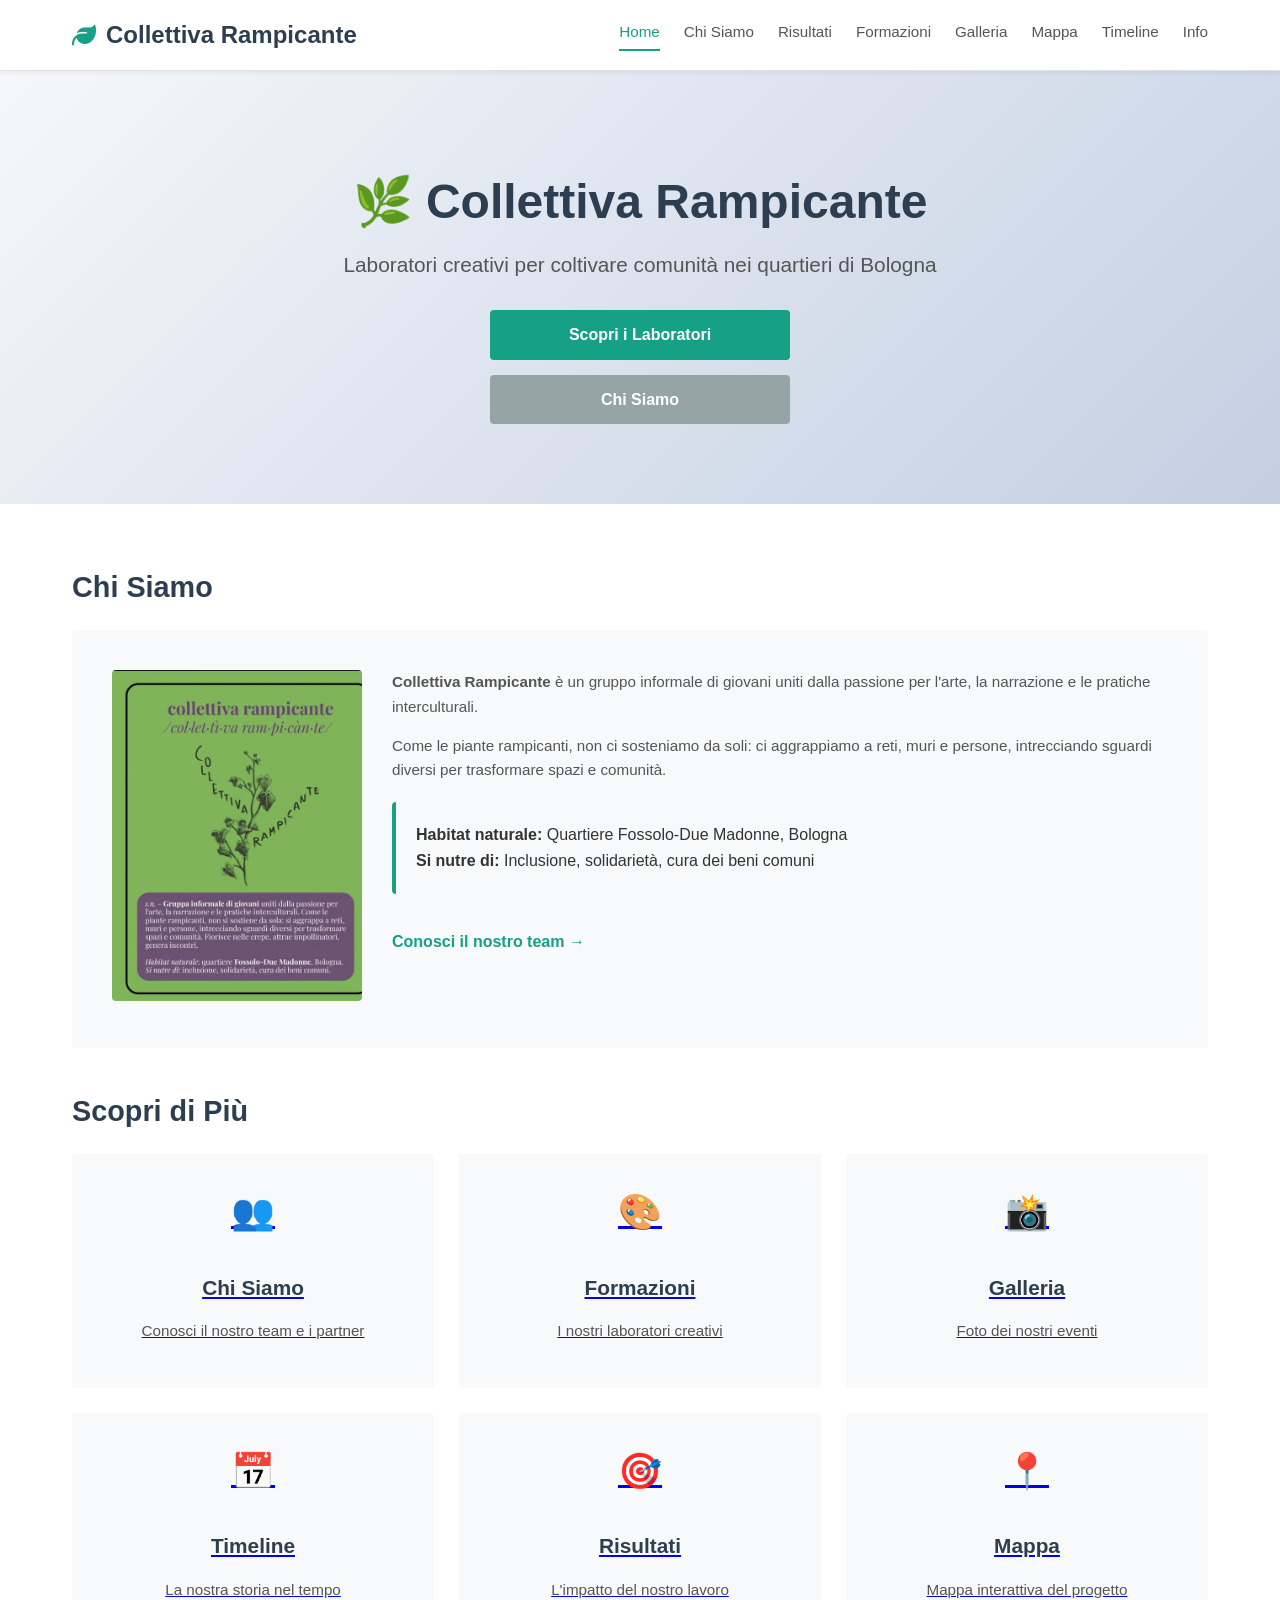
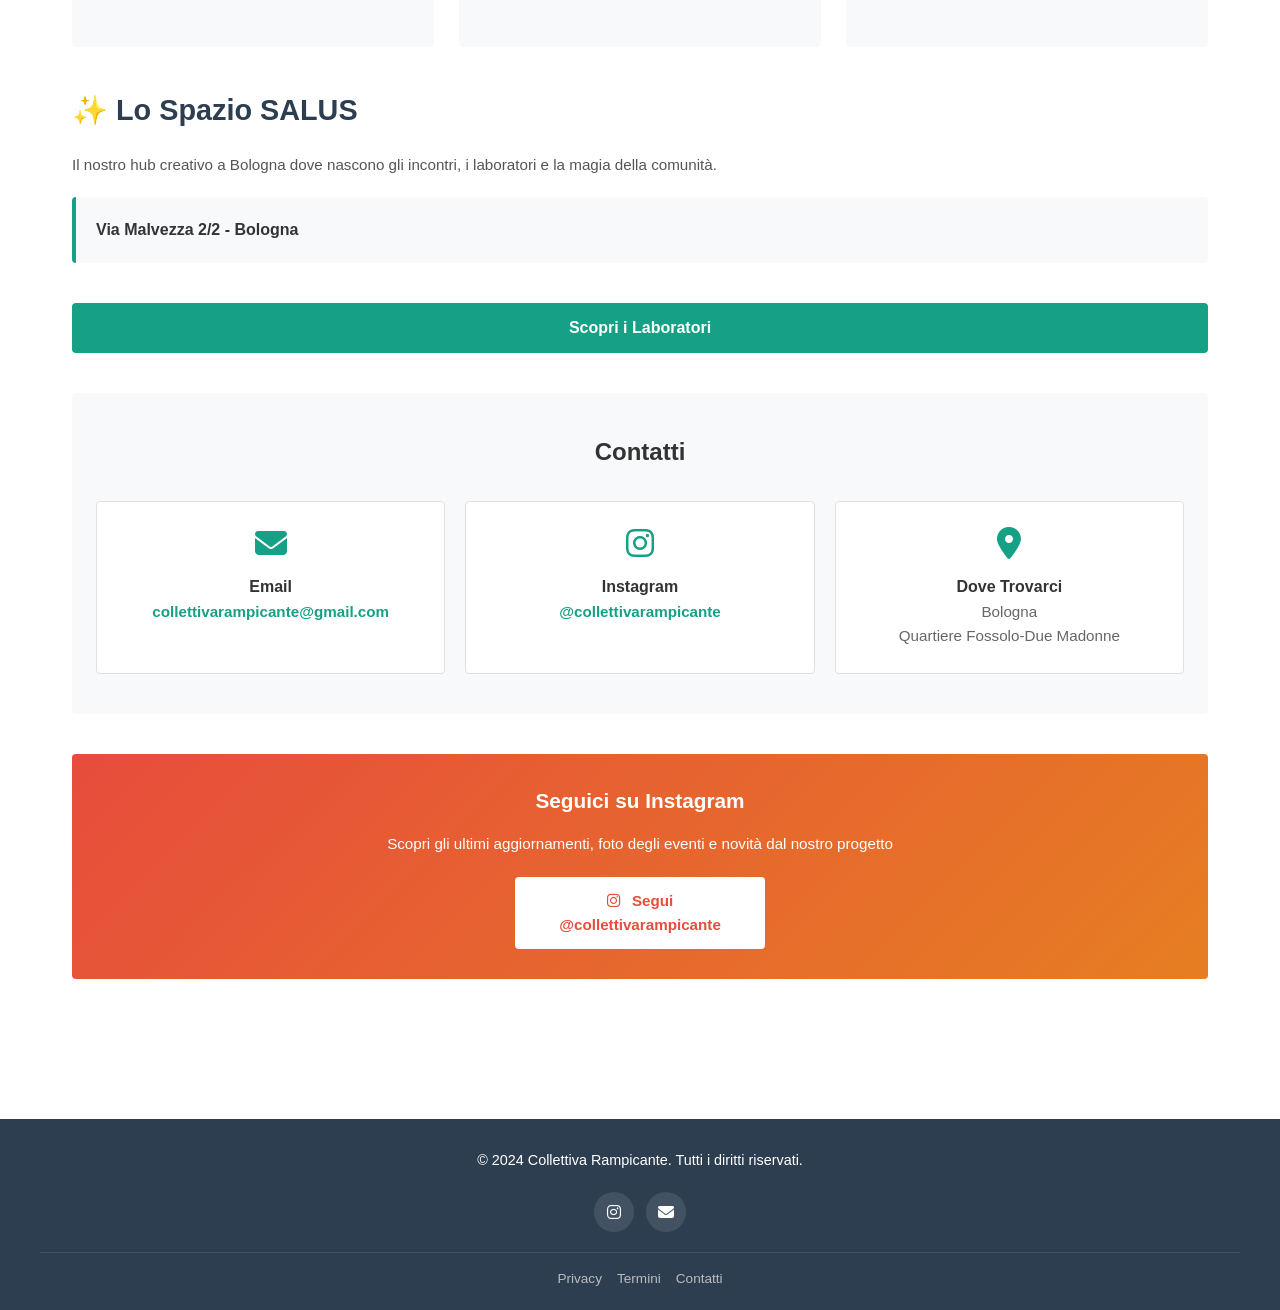
<file: index.html>
<!DOCTYPE html>
<html lang="it">
<head>
    <meta charset="UTF-8">
    <meta name="viewport" content="width=device-width, initial-scale=1.0">
    <title>Collettiva Rampicante - Laboratori Creativi Europei</title>
    <link href="https://cdnjs.cloudflare.com/ajax/libs/font-awesome/6.4.0/css/all.min.css" rel="stylesheet">
    <link rel="stylesheet" href="css/style.css">
</head>
<body>
    <!-- Navbar -->
    <nav class="navbar">
        <div class="nav-container">
            <a href="index.html" class="nav-logo">
                <i class="fas fa-leaf"></i> Collettiva Rampicante
            </a>
            <div class="nav-menu">
                <a href="index.html" class="nav-link active">Home</a>
                <a href="pages/chi-siamo.html" class="nav-link">Chi Siamo</a>
                <a href="pages/risultati.html" class="nav-link">Risultati</a>
                <a href="pages/formazioni.html" class="nav-link">Formazioni</a>
                <a href="pages/galleria.html" class="nav-link">Galleria</a>
                <a href="pages/mappa.html" class="nav-link">Mappa</a>
                <a href="pages/timeline.html" class="nav-link">Timeline</a>
                <a href="pages/overview.html" class="nav-link">Info</a>
            </div>
            <div class="nav-toggle">
                <span></span>
                <span></span>
                <span></span>
            </div>
        </div>
    </nav>

    <!-- Hero Section - MOBILE FRIENDLY -->
    <section class="hero">
        <div class="hero-content">
            <h1>🌿 Collettiva Rampicante</h1>
            <p class="hero-subtitle">Laboratori creativi per coltivare comunità nei quartieri di Bologna</p>
            <div class="hero-buttons">
                <a href="pages/formazioni.html" class="btn btn-primary">Scopri i Laboratori</a>
                <a href="pages/chi-siamo.html" class="btn btn-secondary">Chi Siamo</a>
            </div>
        </div>
    </section>

    <main class="container">
        <!-- About Section - MOBILE FRIENDLY -->
        <section class="content-section">
            <h2>Chi Siamo</h2>
            <div class="about-preview">
                <div class="about-preview-image">
                    <img src="images/home/logo.webp" alt="Collettiva Rampicante">
                </div>
                <div class="about-content">
                    <p><strong>Collettiva Rampicante</strong> è un gruppo informale di giovani uniti dalla passione per l'arte, la narrazione e le pratiche interculturali.</p>
                    
                    <p>Come le piante rampicanti, non ci sosteniamo da soli: ci aggrappiamo a reti, muri e persone, intrecciando sguardi diversi per trasformare spazi e comunità.</p>

                    <div class="info-box">
                        <strong>Habitat naturale:</strong> Quartiere Fossolo-Due Madonne, Bologna<br>
                        <strong>Si nutre di:</strong> Inclusione, solidarietà, cura dei beni comuni
                    </div>

                    <a href="pages/chi-siamo.html" class="link-button">Conosci il nostro team →</a>
                </div>
            </div>
        </section>

        <!-- Highlights Grid - MOBILE FRIENDLY -->
        <section class="content-section">
            <h2>Scopri di Più</h2>
            <div class="highlights-grid">
                <a href="pages/chi-siamo.html" class="highlight-card">
                    <div class="highlight-icon">👥</div>
                    <h3>Chi Siamo</h3>
                    <p>Conosci il nostro team e i partner</p>
                </a>

                <a href="pages/formazioni.html" class="highlight-card">
                    <div class="highlight-icon">🎨</div>
                    <h3>Formazioni</h3>
                    <p>I nostri laboratori creativi</p>
                </a>

                <a href="pages/galleria.html" class="highlight-card">
                    <div class="highlight-icon">📸</div>
                    <h3>Galleria</h3>
                    <p>Foto dei nostri eventi</p>
                </a>

                <a href="pages/timeline.html" class="highlight-card">
                    <div class="highlight-icon">📅</div>
                    <h3>Timeline</h3>
                    <p>La nostra storia nel tempo</p>
                </a>

                <a href="pages/risultati.html" class="highlight-card">
                    <div class="highlight-icon">🎯</div>
                    <h3>Risultati</h3>
                    <p>L'impatto del nostro lavoro</p>
                </a>

                <a href="pages/mappa.html" class="highlight-card">
                    <div class="highlight-icon">📍</div>
                    <h3>Mappa</h3>
                    <p>Mappa interattiva del progetto</p>
                </a>
            </div>
        </section>

        <!-- SALUS Space Section -->
        <section class="content-section">
            <h2>✨ Lo Spazio SALUS</h2>
            <p>Il nostro hub creativo a Bologna dove nascono gli incontri, i laboratori e la magia della comunità.</p>
            
            <div class="info-box">
                <strong>Via Malvezza 2/2 - Bologna</strong>
            </div>

            <a href="pages/formazioni.html" class="btn btn-primary" style="display: inline-block; margin-top: 20px;">Scopri i Laboratori</a>
        </section>

        <!-- Contact Section - MOBILE FRIENDLY -->
        <section class="contact-section">
            <h2>Contatti</h2>
            
            <div class="contact-grid">
                <div class="contact-card">
                    <i class="fas fa-envelope"></i>
                    <h4>Email</h4>
                    <p><a href="mailto:collettivarampicante@gmail.com">collettivarampicante@gmail.com</a></p>
                </div>

                <div class="contact-card">
                    <i class="fab fa-instagram"></i>
                    <h4>Instagram</h4>
                    <p><a href="https://www.instagram.com/collettivarampicante?igsi=Mm1rM3k2anE5dTJp" target="_blank">@collettivarampicante</a></p>
                </div>

                <div class="contact-card">
                    <i class="fas fa-map-marker-alt"></i>
                    <h4>Dove Trovarci</h4>
                    <p>Bologna<br>Quartiere Fossolo-Due Madonne</p>
                </div>
            </div>
        </section>

        <!-- Instagram CTA - MOBILE FRIENDLY -->
        <section class="instagram-cta">
            <h3>Seguici su Instagram</h3>
            <p>Scopri gli ultimi aggiornamenti, foto degli eventi e novità dal nostro progetto</p>
            <a href="https://www.instagram.com/collettivarampicante?igsi=Mm1rM3k2anE5dTJp" class="instagram-button" target="_blank">
                <i class="fab fa-instagram"></i> Segui @collettivarampicante
            </a>
        </section>
    </main>

    <!-- Footer -->
    <footer class="footer">
        <div class="footer-container">
            <div class="footer-content">
                <div class="footer-text">
                    <p>© 2024 Collettiva Rampicante. Tutti i diritti riservati.</p>
                </div>
                <div class="social-links">
                    <a href="https://www.instagram.com/collettivarampicante?igsi=Mm1rM3k2anE5dTJp" target="_blank" title="Instagram">
                        <i class="fab fa-instagram"></i>
                    </a>
                    <a href="mailto:collettivarampicante@gmail.com" title="Email">
                        <i class="fas fa-envelope"></i>
                    </a>
                </div>
            </div>
            <div class="footer-links">
                <a href="pages/overview.html">Privacy</a>
                <a href="pages/overview.html">Termini</a>
                <a href="pages/overview.html">Contatti</a>
            </div>
        </div>
    </footer>

    <!-- Scroll to Top Button -->
    <button class="scroll-top-btn" id="scrollTopBtn">
        <i class="fas fa-arrow-up"></i>
    </button>

    <script>
        // Toggle menu mobile
        const navToggle = document.querySelector('.nav-toggle');
        const navMenu = document.querySelector('.nav-menu');

        if (navToggle) {
            navToggle.addEventListener('click', () => {
                navMenu.classList.toggle('active');
            });

            // Chiudi menu quando clicchi su un link
            document.querySelectorAll('.nav-link').forEach(link => {
                link.addEventListener('click', () => {
                    navMenu.classList.remove('active');
                });
            });
        }

        // Scroll to top button functionality
        const scrollTopBtn = document.getElementById('scrollTopBtn');
        
        window.addEventListener('scroll', () => {
            if (window.pageYOffset > 300) {
                scrollTopBtn.classList.add('show');
            } else {
                scrollTopBtn.classList.remove('show');
            }
        });

        scrollTopBtn.addEventListener('click', () => {
            window.scrollTo({
                top: 0,
                behavior: 'smooth'
            });
        });
    </script>
</body>
</html>
</file>
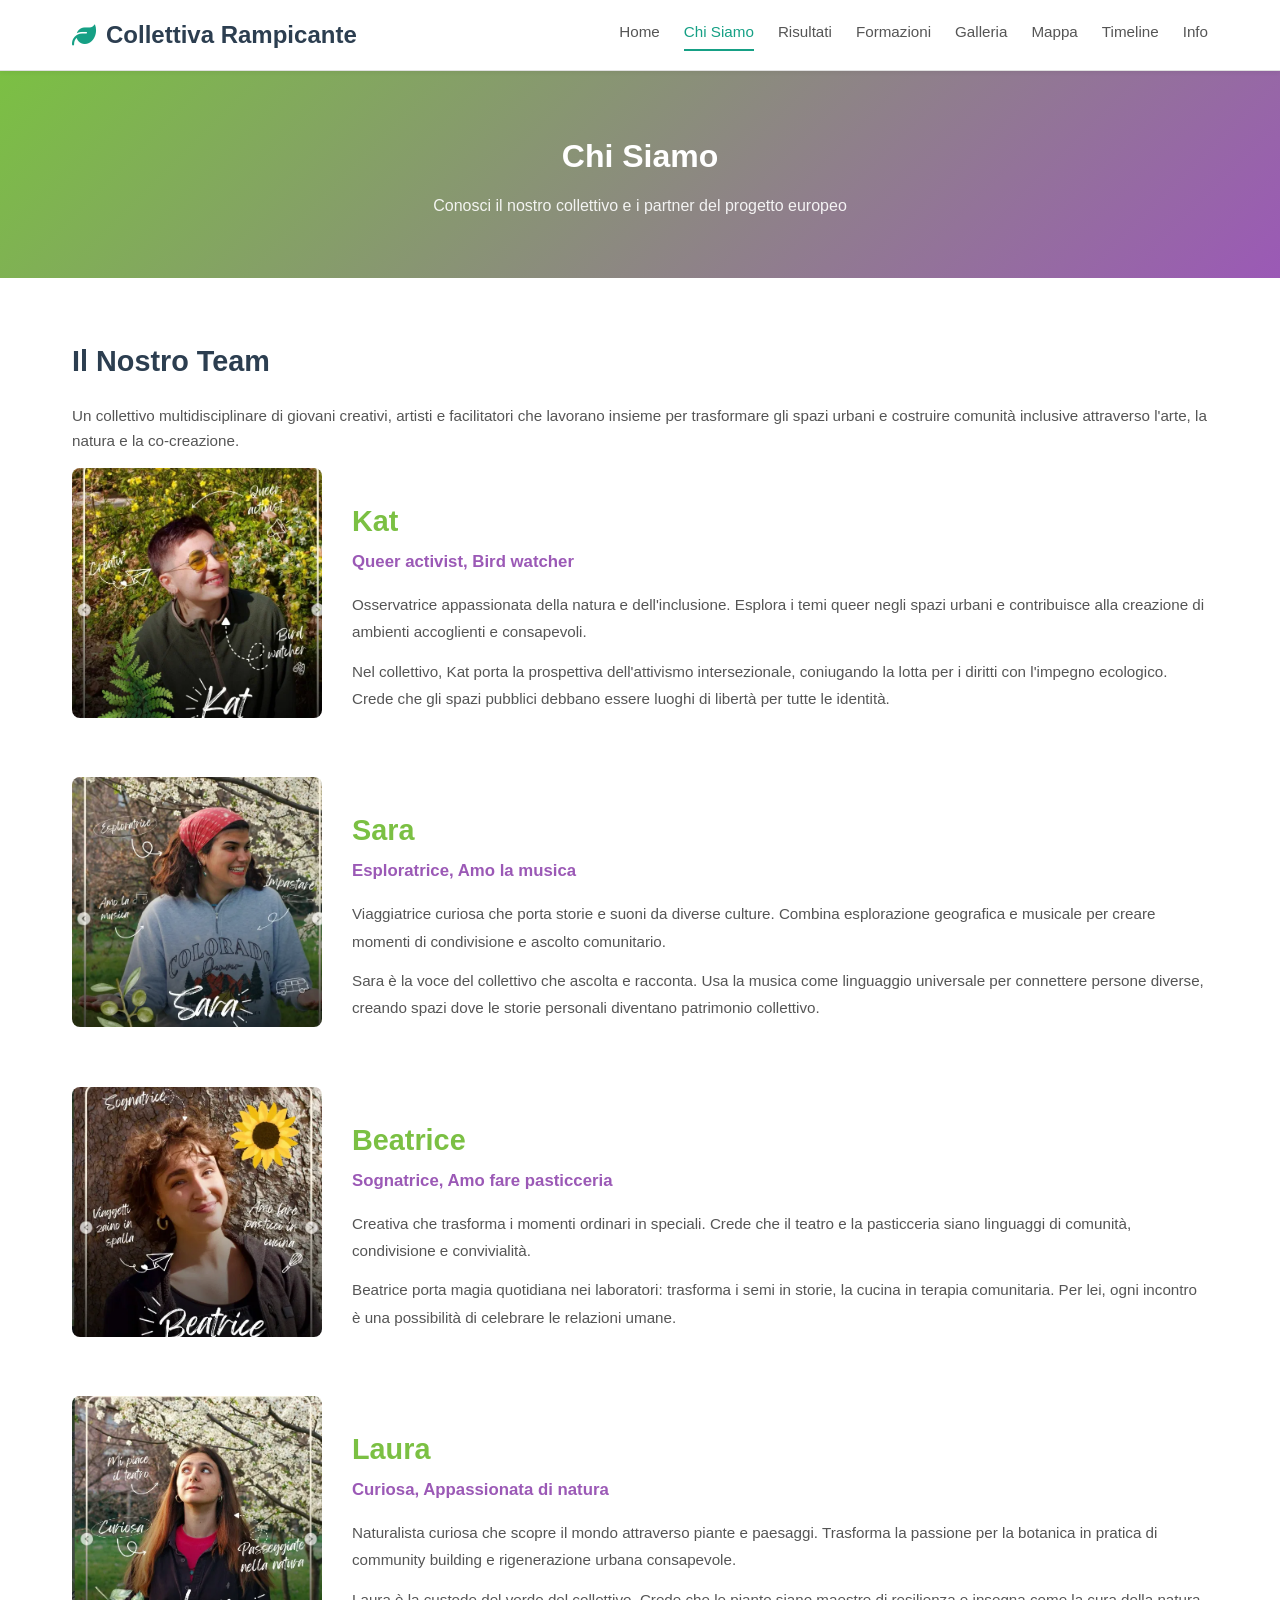
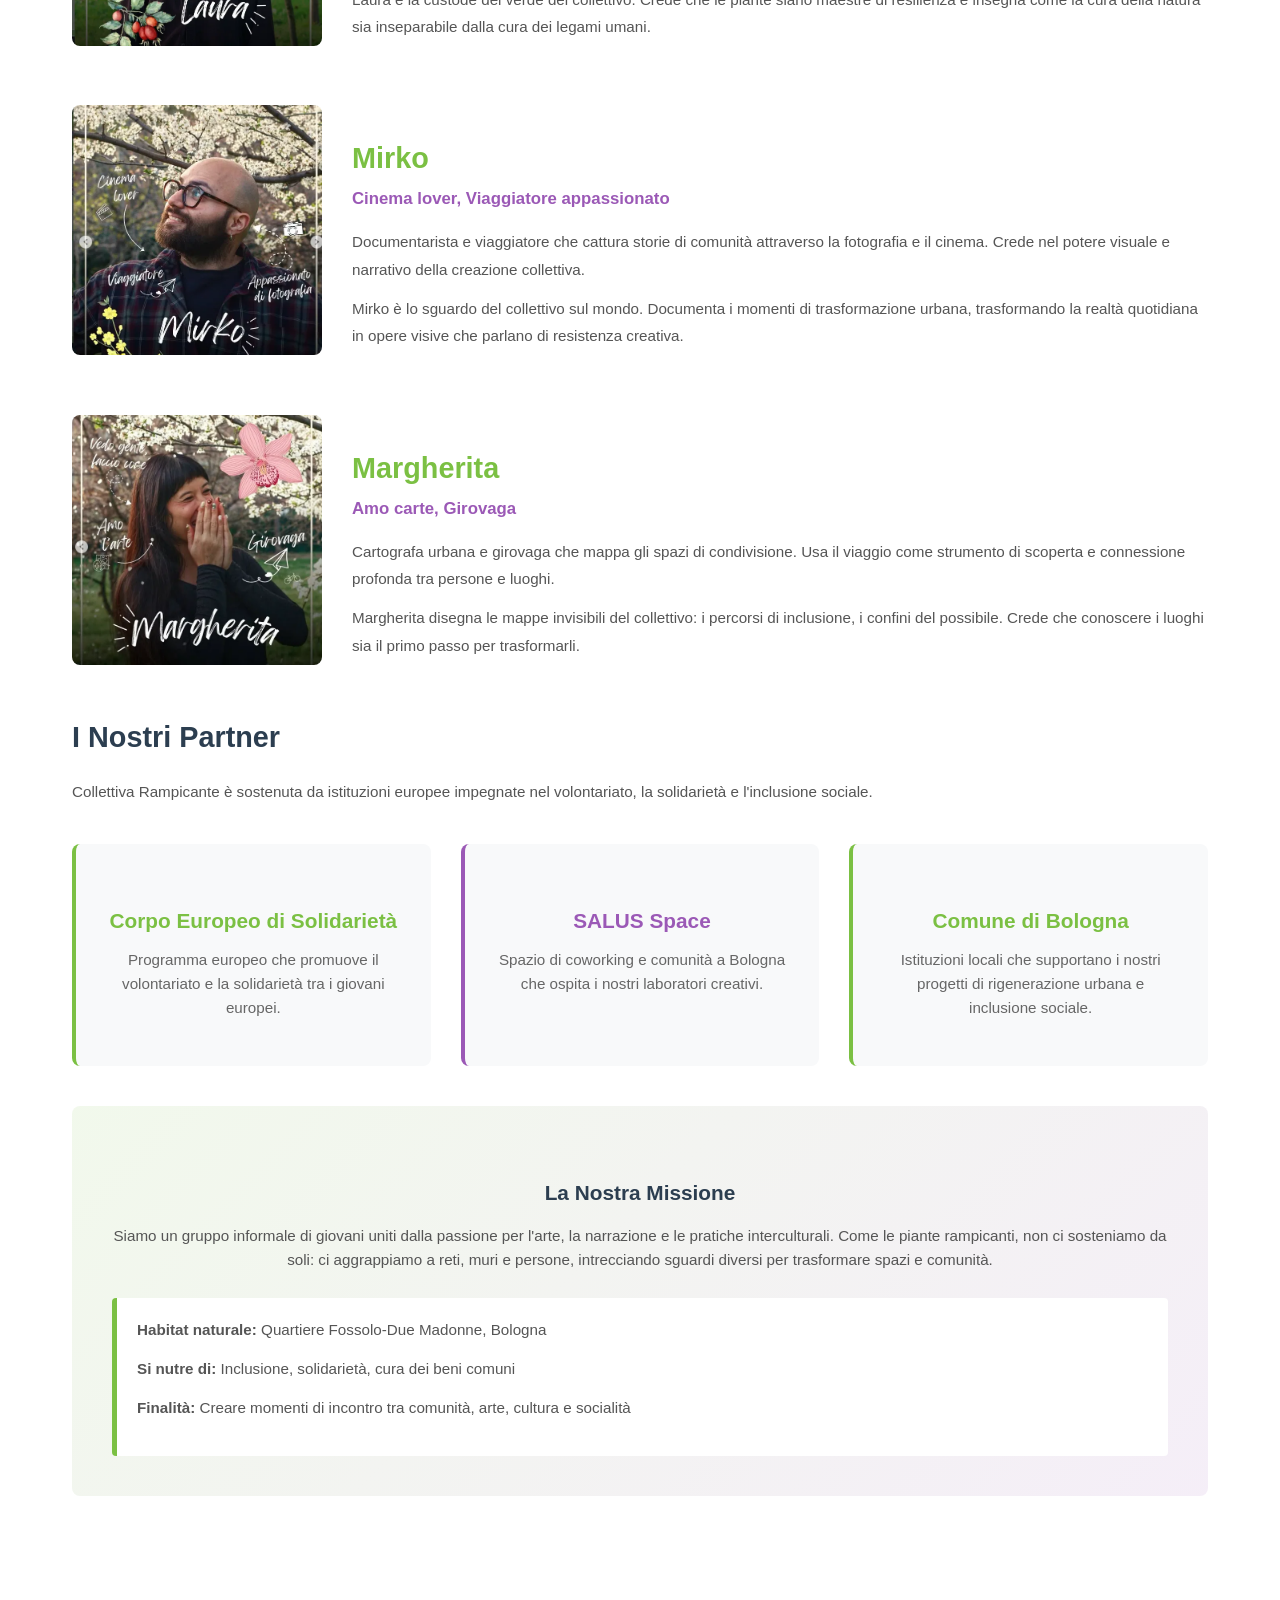
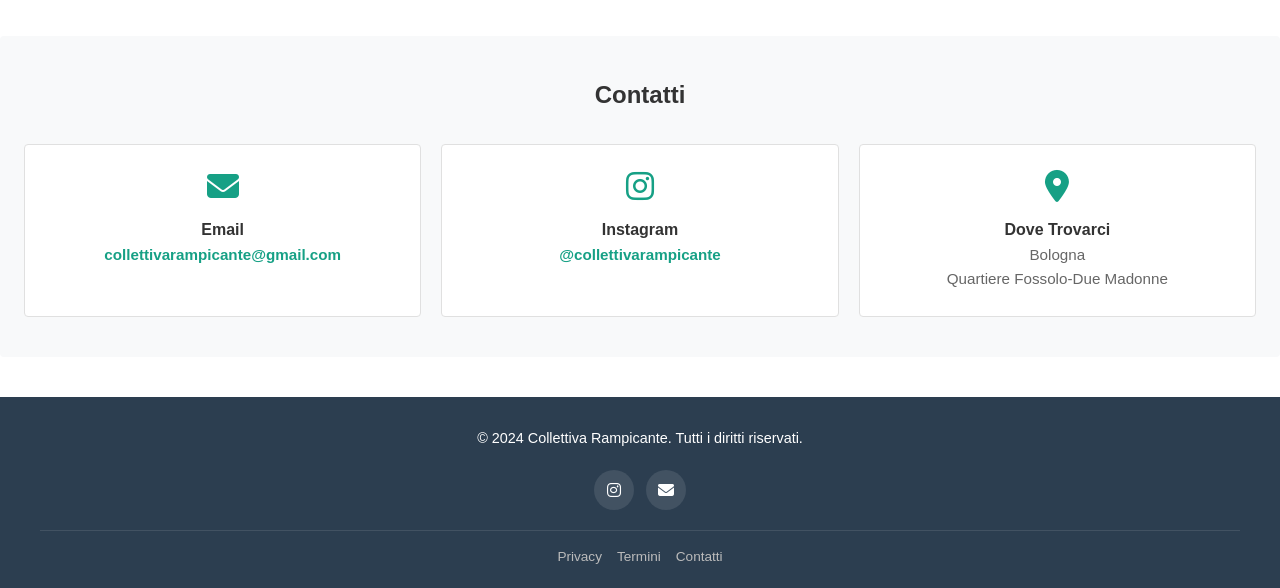
<file: pages/chi-siamo.html>
<!DOCTYPE html>
<html lang="it">
<head>
    <meta charset="UTF-8">
    <meta name="viewport" content="width=device-width, initial-scale=1.0">
    <title>Chi Siamo - Collettiva Rampicante</title>
    <link href="https://cdnjs.cloudflare.com/ajax/libs/font-awesome/6.4.0/css/all.min.css" rel="stylesheet">
    <link rel="stylesheet" href="../css/style.css">
</head>
<body>
    <!-- Navbar -->
    <nav class="navbar">
        <div class="nav-container">
            <a href="../index.html" class="nav-logo">
                <i class="fas fa-leaf"></i> Collettiva Rampicante
            </a>
            <div class="nav-menu">
                <a href="../index.html" class="nav-link">Home</a>
                <a href="chi-siamo.html" class="nav-link active">Chi Siamo</a>
                <a href="risultati.html" class="nav-link">Risultati</a>
                <a href="formazioni.html" class="nav-link">Formazioni</a>
                <a href="galleria.html" class="nav-link">Galleria</a>
                <a href="mappa.html" class="nav-link">Mappa</a>
                <a href="timeline.html" class="nav-link">Timeline</a>
                <a href="overview.html" class="nav-link">Info</a>
            </div>
            <div class="nav-toggle">
                <span></span>
                <span></span>
                <span></span>
            </div>
        </div>
    </nav>

    <!-- Page Header -->
    <section class="page-header" style="background: linear-gradient(135deg, #7BC043 0%, #9B59B6 100%);">
        <h1>Chi Siamo</h1>
        <p>Conosci il nostro collettivo e i partner del progetto europeo</p>
    </section>

    <main class="container">
        <section class="content-section">
            <h2>Il Nostro Team</h2>
            <p>Un collettivo multidisciplinare di giovani creativi, artisti e facilitatori che lavorano insieme per trasformare gli spazi urbani e costruire comunità inclusive attraverso l'arte, la natura e la co-creazione.</p>

            <!-- Team Grid - Layout Orizzontale -->
            <div style="display: flex; flex-direction: column; gap: 50px;">
                <!-- Kat -->
                <div style="display: flex; gap: 30px; align-items: flex-start;">
                    <img src="../images/team/kat.webp" alt="Kat" style="flex: 0 0 250px; height: 250px; object-fit: cover; border-radius: 8px;">
                    <div style="flex: 1;">
                        <h3 style="color: #7BC043; font-size: 1.8rem; margin-bottom: 5px;">Kat</h3>
                        <div style="color: #9B59B6; font-weight: 600; margin-bottom: 15px; font-size: 1.05rem;">Queer activist, Bird watcher</div>
                        <p style="line-height: 1.8; color: #555; margin-bottom: 12px;">Osservatrice appassionata della natura e dell'inclusione. Esplora i temi queer negli spazi urbani e contribuisce alla creazione di ambienti accoglienti e consapevoli.</p>
                        <p style="line-height: 1.8; color: #555; margin-bottom: 15px;">Nel collettivo, Kat porta la prospettiva dell'attivismo intersezionale, coniugando la lotta per i diritti con l'impegno ecologico. Crede che gli spazi pubblici debbano essere luoghi di libertà per tutte le identità.</p>
                    </div>
                </div>

                <!-- Sara -->
                <div style="display: flex; gap: 30px; align-items: flex-start;">
                    <img src="../images/team/sara.webp" alt="Sara" style="flex: 0 0 250px; height: 250px; object-fit: cover; border-radius: 8px;">
                    <div style="flex: 1;">
                        <h3 style="color: #7BC043; font-size: 1.8rem; margin-bottom: 5px;">Sara</h3>
                        <div style="color: #9B59B6; font-weight: 600; margin-bottom: 15px; font-size: 1.05rem;">Esploratrice, Amo la musica</div>
                        <p style="line-height: 1.8; color: #555; margin-bottom: 12px;">Viaggiatrice curiosa che porta storie e suoni da diverse culture. Combina esplorazione geografica e musicale per creare momenti di condivisione e ascolto comunitario.</p>
                        <p style="line-height: 1.8; color: #555; margin-bottom: 15px;">Sara è la voce del collettivo che ascolta e racconta. Usa la musica come linguaggio universale per connettere persone diverse, creando spazi dove le storie personali diventano patrimonio collettivo.</p>
                    </div>
                </div>

                <!-- Beatrice -->
                <div style="display: flex; gap: 30px; align-items: flex-start;">
                    <img src="../images/team/beatrice.webp" alt="Beatrice" style="flex: 0 0 250px; height: 250px; object-fit: cover; border-radius: 8px;">
                    <div style="flex: 1;">
                        <h3 style="color: #7BC043; font-size: 1.8rem; margin-bottom: 5px;">Beatrice</h3>
                        <div style="color: #9B59B6; font-weight: 600; margin-bottom: 15px; font-size: 1.05rem;">Sognatrice, Amo fare pasticceria</div>
                        <p style="line-height: 1.8; color: #555; margin-bottom: 12px;">Creativa che trasforma i momenti ordinari in speciali. Crede che il teatro e la pasticceria siano linguaggi di comunità, condivisione e convivialità.</p>
                        <p style="line-height: 1.8; color: #555; margin-bottom: 15px;">Beatrice porta magia quotidiana nei laboratori: trasforma i semi in storie, la cucina in terapia comunitaria. Per lei, ogni incontro è una possibilità di celebrare le relazioni umane.</p>
                    </div>
                </div>

                <!-- Laura -->
                <div style="display: flex; gap: 30px; align-items: flex-start;">
                    <img src="../images/team/laura.webp" alt="Laura" style="flex: 0 0 250px; height: 250px; object-fit: cover; border-radius: 8px;">
                    <div style="flex: 1;">
                        <h3 style="color: #7BC043; font-size: 1.8rem; margin-bottom: 5px;">Laura</h3>
                        <div style="color: #9B59B6; font-weight: 600; margin-bottom: 15px; font-size: 1.05rem;">Curiosa, Appassionata di natura</div>
                        <p style="line-height: 1.8; color: #555; margin-bottom: 12px;">Naturalista curiosa che scopre il mondo attraverso piante e paesaggi. Trasforma la passione per la botanica in pratica di community building e rigenerazione urbana consapevole.</p>
                        <p style="line-height: 1.8; color: #555; margin-bottom: 15px;">Laura è la custode del verde del collettivo. Crede che le piante siano maestre di resilienza e insegna come la cura della natura sia inseparabile dalla cura dei legami umani.</p>
                    </div>
                </div>

                <!-- Mirko -->
                <div style="display: flex; gap: 30px; align-items: flex-start;">
                    <img src="../images/team/mirko.webp" alt="Mirko" style="flex: 0 0 250px; height: 250px; object-fit: cover; border-radius: 8px;">
                    <div style="flex: 1;">
                        <h3 style="color: #7BC043; font-size: 1.8rem; margin-bottom: 5px;">Mirko</h3>
                        <div style="color: #9B59B6; font-weight: 600; margin-bottom: 15px; font-size: 1.05rem;">Cinema lover, Viaggiatore appassionato</div>
                        <p style="line-height: 1.8; color: #555; margin-bottom: 12px;">Documentarista e viaggiatore che cattura storie di comunità attraverso la fotografia e il cinema. Crede nel potere visuale e narrativo della creazione collettiva.</p>
                        <p style="line-height: 1.8; color: #555; margin-bottom: 15px;">Mirko è lo sguardo del collettivo sul mondo. Documenta i momenti di trasformazione urbana, trasformando la realtà quotidiana in opere visive che parlano di resistenza creativa.</p>
                    </div>
                </div>

                <!-- Margherita -->
                <div style="display: flex; gap: 30px; align-items: flex-start;">
                    <img src="../images/team/margherita.webp" alt="Margherita" style="flex: 0 0 250px; height: 250px; object-fit: cover; border-radius: 8px;">
                    <div style="flex: 1;">
                        <h3 style="color: #7BC043; font-size: 1.8rem; margin-bottom: 5px;">Margherita</h3>
                        <div style="color: #9B59B6; font-weight: 600; margin-bottom: 15px; font-size: 1.05rem;">Amo carte, Girovaga</div>
                        <p style="line-height: 1.8; color: #555; margin-bottom: 12px;">Cartografa urbana e girovaga che mappa gli spazi di condivisione. Usa il viaggio come strumento di scoperta e connessione profonda tra persone e luoghi.</p>
                        <p style="line-height: 1.8; color: #555; margin-bottom: 15px;">Margherita disegna le mappe invisibili del collettivo: i percorsi di inclusione, i confini del possibile. Crede che conoscere i luoghi sia il primo passo per trasformarli.</p>
                    </div>
                </div>
            </div>
        </section>

        <!-- Partners Section -->
        <section class="content-section">
            <h2>I Nostri Partner</h2>
            <p>Collettiva Rampicante è sostenuta da istituzioni europee impegnate nel volontariato, la solidarietà e l'inclusione sociale.</p>
            
            <div style="display: grid; grid-template-columns: repeat(auto-fit, minmax(280px, 1fr)); gap: 30px; margin-top: 40px;">
                <div style="text-align: center; padding: 30px; background: #f8f9fa; border-radius: 8px; border-left: 4px solid #7BC043;">
                    <h3 style="color: #7BC043; margin-bottom: 10px;">Corpo Europeo di Solidarietà</h3>
                    <p style="color: #666; font-size: 0.95rem;">Programma europeo che promuove il volontariato e la solidarietà tra i giovani europei.</p>
                </div>

                <div style="text-align: center; padding: 30px; background: #f8f9fa; border-radius: 8px; border-left: 4px solid #9B59B6;">
                    <h3 style="color: #9B59B6; margin-bottom: 10px;">SALUS Space</h3>
                    <p style="color: #666; font-size: 0.95rem;">Spazio di coworking e comunità a Bologna che ospita i nostri laboratori creativi.</p>
                </div>

                <div style="text-align: center; padding: 30px; background: #f8f9fa; border-radius: 8px; border-left: 4px solid #7BC043;">
                    <h3 style="color: #7BC043; margin-bottom: 10px;">Comune di Bologna</h3>
                    <p style="color: #666; font-size: 0.95rem;">Istituzioni locali che supportano i nostri progetti di rigenerazione urbana e inclusione sociale.</p>
                </div>
            </div>
        </section>

        <!-- Mission Section -->
        <section class="content-section" style="background: linear-gradient(135deg, rgba(123, 192, 67, 0.1) 0%, rgba(155, 89, 182, 0.1) 100%); padding: 40px; border-radius: 8px;">
            <h3 style="text-align: center;">La Nostra Missione</h3>
            <p style="text-align: center; margin-top: 15px;">Siamo un gruppo informale di giovani uniti dalla passione per l'arte, la narrazione e le pratiche interculturali. Come le piante rampicanti, non ci sosteniamo da soli: ci aggrappiamo a reti, muri e persone, intrecciando sguardi diversi per trasformare spazi e comunità.</p>
            
            <div style="margin-top: 25px; padding: 20px; background: white; border-radius: 4px; border-left: 5px solid #7BC043;">
                <p><strong>Habitat naturale:</strong> Quartiere Fossolo-Due Madonne, Bologna</p>
                <p><strong>Si nutre di:</strong> Inclusione, solidarietà, cura dei beni comuni</strong></p>
                <p><strong>Finalità:</strong> Creare momenti di incontro tra comunità, arte, cultura e socialità</p>
            </div>
        </section>
    </main>

    <!-- Contact Section -->
    <section class="contact-section">
        <h2>Contatti</h2>
        <div class="contact-grid">
            <div class="contact-card">
                <i class="fas fa-envelope"></i>
                <h4>Email</h4>
                <p>
                    <a href="mailto:collettivarampicante@gmail.com">collettivarampicante@gmail.com</a>
                </p>
            </div>
            <div class="contact-card">
                <i class="fab fa-instagram"></i>
                <h4>Instagram</h4>
                <p>
                    <a href="https://www.instagram.com/collettivarampicante?igsi=Mm1rM3k2anE5dTJp" target="_blank">@collettivarampicante</a>
                </p>
            </div>
            <div class="contact-card">
                <i class="fas fa-map-marker-alt"></i>
                <h4>Dove Trovarci</h4>
                <p>Bologna<br>Quartiere Fossolo-Due Madonne</p>
            </div>
        </div>
    </section>

    <!-- Footer -->
    <footer class="footer">
        <div class="footer-container">
            <div class="footer-content">
                <div class="footer-text">
                    <p>&copy; 2024 Collettiva Rampicante. Tutti i diritti riservati.</p>
                </div>
                <div class="social-links">
                    <a href="https://www.instagram.com/collettivarampicante?igsi=Mm1rM3k2anE5dTJp" target="_blank" title="Instagram">
                        <i class="fab fa-instagram"></i>
                    </a>
                    <a href="mailto:collettivarampicante@gmail.com" title="Email">
                        <i class="fas fa-envelope"></i>
                    </a>
                </div>
            </div>
            <div class="footer-links">
                <a href="#">Privacy</a>
                <a href="#">Termini</a>
                <a href="https://www.instagram.com/collettivarampicante?igsi=Mm1rM3k2anE5dTJp" target="_blank">Contatti</a>
            </div>
        </div>
    </footer>

    <!-- Scroll to Top Button -->
    <button class="scroll-top-btn" id="scrollTopBtn">
        <i class="fas fa-arrow-up"></i>
    </button>

    <script src="../js/script.js"></script>
</body>
</html>
</file>
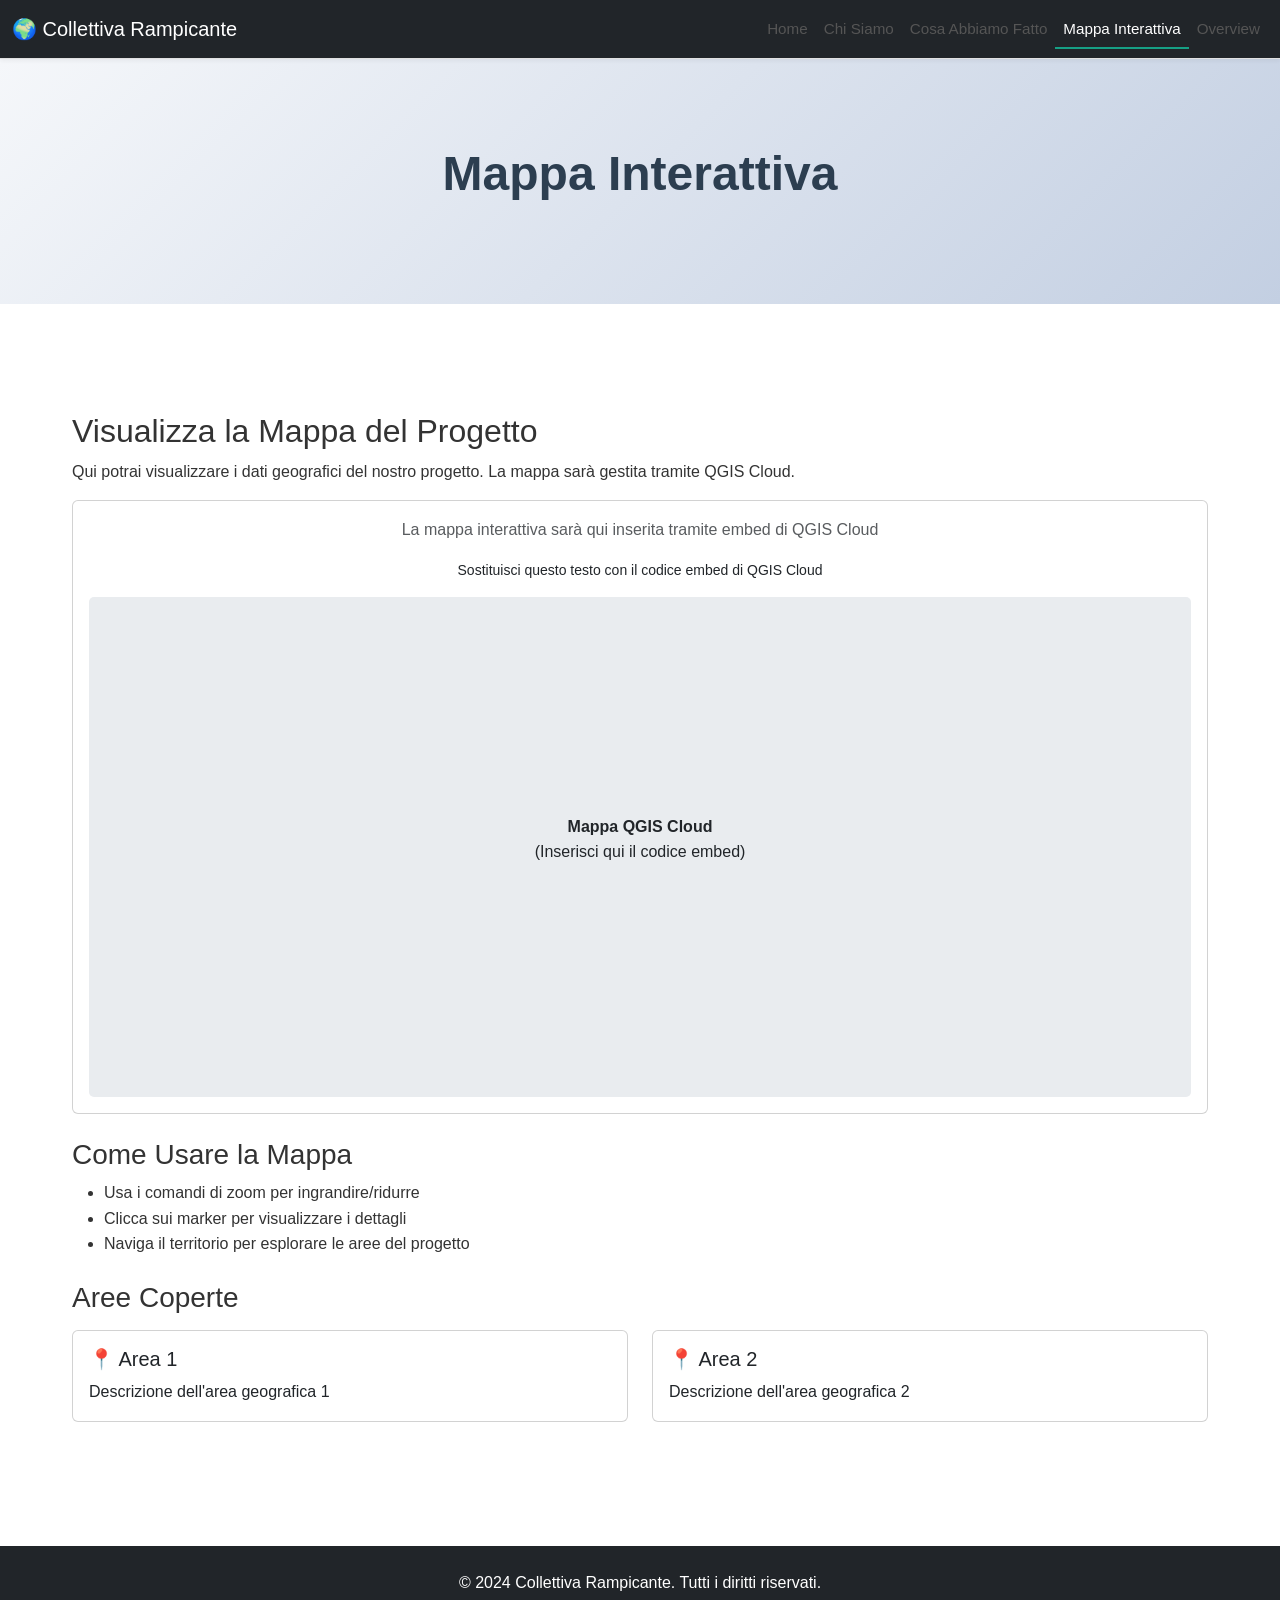
<file: pages/mappa-interattiva.html>
<!DOCTYPE html>
<html lang="it">
<head>
    <meta charset="UTF-8">
    <meta name="viewport" content="width=device-width, initial-scale=1.0">
    <title>Mappa Interattiva - Collettiva Rampicante</title>
    <link href="https://cdn.jsdelivr.net/npm/bootstrap@5.3.0/dist/css/bootstrap.min.css" rel="stylesheet">
    <link rel="stylesheet" href="../css/style.css">
</head>
<body>
    <!-- Navbar -->
    <nav class="navbar navbar-expand-lg navbar-dark bg-dark sticky-top">
        <div class="container-fluid">
            <a class="navbar-brand" href="../index.html">🌍 Collettiva Rampicante</a>
            <button class="navbar-toggler" type="button" data-bs-toggle="collapse" data-bs-target="#navbarNav">
                <span class="navbar-toggler-icon"></span>
            </button>
            <div class="collapse navbar-collapse" id="navbarNav">
                <ul class="navbar-nav ms-auto">
                    <li class="nav-item">
                        <a class="nav-link" href="../index.html">Home</a>
                    </li>
                    <li class="nav-item">
                        <a class="nav-link" href="chi-siamo.html">Chi Siamo</a>
                    </li>
                    <li class="nav-item">
                        <a class="nav-link" href="cosa-abbiamo-fatto.html">Cosa Abbiamo Fatto</a>
                    </li>
                    <li class="nav-item">
                        <a class="nav-link active" href="mappa-interattiva.html">Mappa Interattiva</a>
                    </li>
                    <li class="nav-item">
                        <a class="nav-link" href="overview.html">Overview</a>
                    </li>
                </ul>
            </div>
        </div>
    </nav>

    <!-- Page Title -->
    <section class="hero bg-warning text-dark py-4">
        <div class="container">
            <h1>Mappa Interattiva</h1>
        </div>
    </section>

    <!-- Main Content -->
    <main class="container my-5">
        <div class="row">
            <div class="col-md-12">
                <h2>Visualizza la Mappa del Progetto</h2>
                <p>Qui potrai visualizzare i dati geografici del nostro progetto. La mappa sarà gestita tramite QGIS Cloud.</p>
                
                <div class="card mb-4">
                    <div class="card-body text-center">
                        <p class="text-muted">La mappa interattiva sarà qui inserita tramite embed di QGIS Cloud</p>
                        <p class="small">Sostituisci questo testo con il codice embed di QGIS Cloud</p>
                        
                        <!-- Placeholder per embed QGIS Cloud -->
                        <!-- Esempio di come inserire una mappa QGIS Cloud:
                        <iframe src="https://qgiscloud.com/..." 
                                style="border:0; width:100%; height:500px;" 
                                allowfullscreen="" 
                                loading="lazy"></iframe>
                        -->
                        
                        <div style="width:100%; height:500px; background-color:#e9ecef; border-radius:5px; display:flex; align-items:center; justify-content:center;">
                            <p><strong>Mappa QGIS Cloud</strong><br>(Inserisci qui il codice embed)</p>
                        </div>
                    </div>
                </div>

                <h3 class="mt-4">Come Usare la Mappa</h3>
                <ul>
                    <li>Usa i comandi di zoom per ingrandire/ridurre</li>
                    <li>Clicca sui marker per visualizzare i dettagli</li>
                    <li>Naviga il territorio per esplorare le aree del progetto</li>
                </ul>

                <h3 class="mt-4">Aree Coperte</h3>
                <div class="row mt-3">
                    <div class="col-md-6 mb-3">
                        <div class="card">
                            <div class="card-body">
                                <h5 class="card-title">📍 Area 1</h5>
                                <p class="card-text">Descrizione dell'area geografica 1</p>
                            </div>
                        </div>
                    </div>
                    <div class="col-md-6 mb-3">
                        <div class="card">
                            <div class="card-body">
                                <h5 class="card-title">📍 Area 2</h5>
                                <p class="card-text">Descrizione dell'area geografica 2</p>
                            </div>
                        </div>
                    </div>
                </div>
            </div>
        </div>
    </main>

    <!-- Footer -->
    <footer class="bg-dark text-white text-center py-4 mt-5">
        <p>&copy; 2024 Collettiva Rampicante. Tutti i diritti riservati.</p>
    </footer>

    <script src="https://cdn.jsdelivr.net/npm/bootstrap@5.3.0/dist/js/bootstrap.bundle.min.js"></script>
    <script src="../js/script.js"></script>
</body>
</html>
</file>
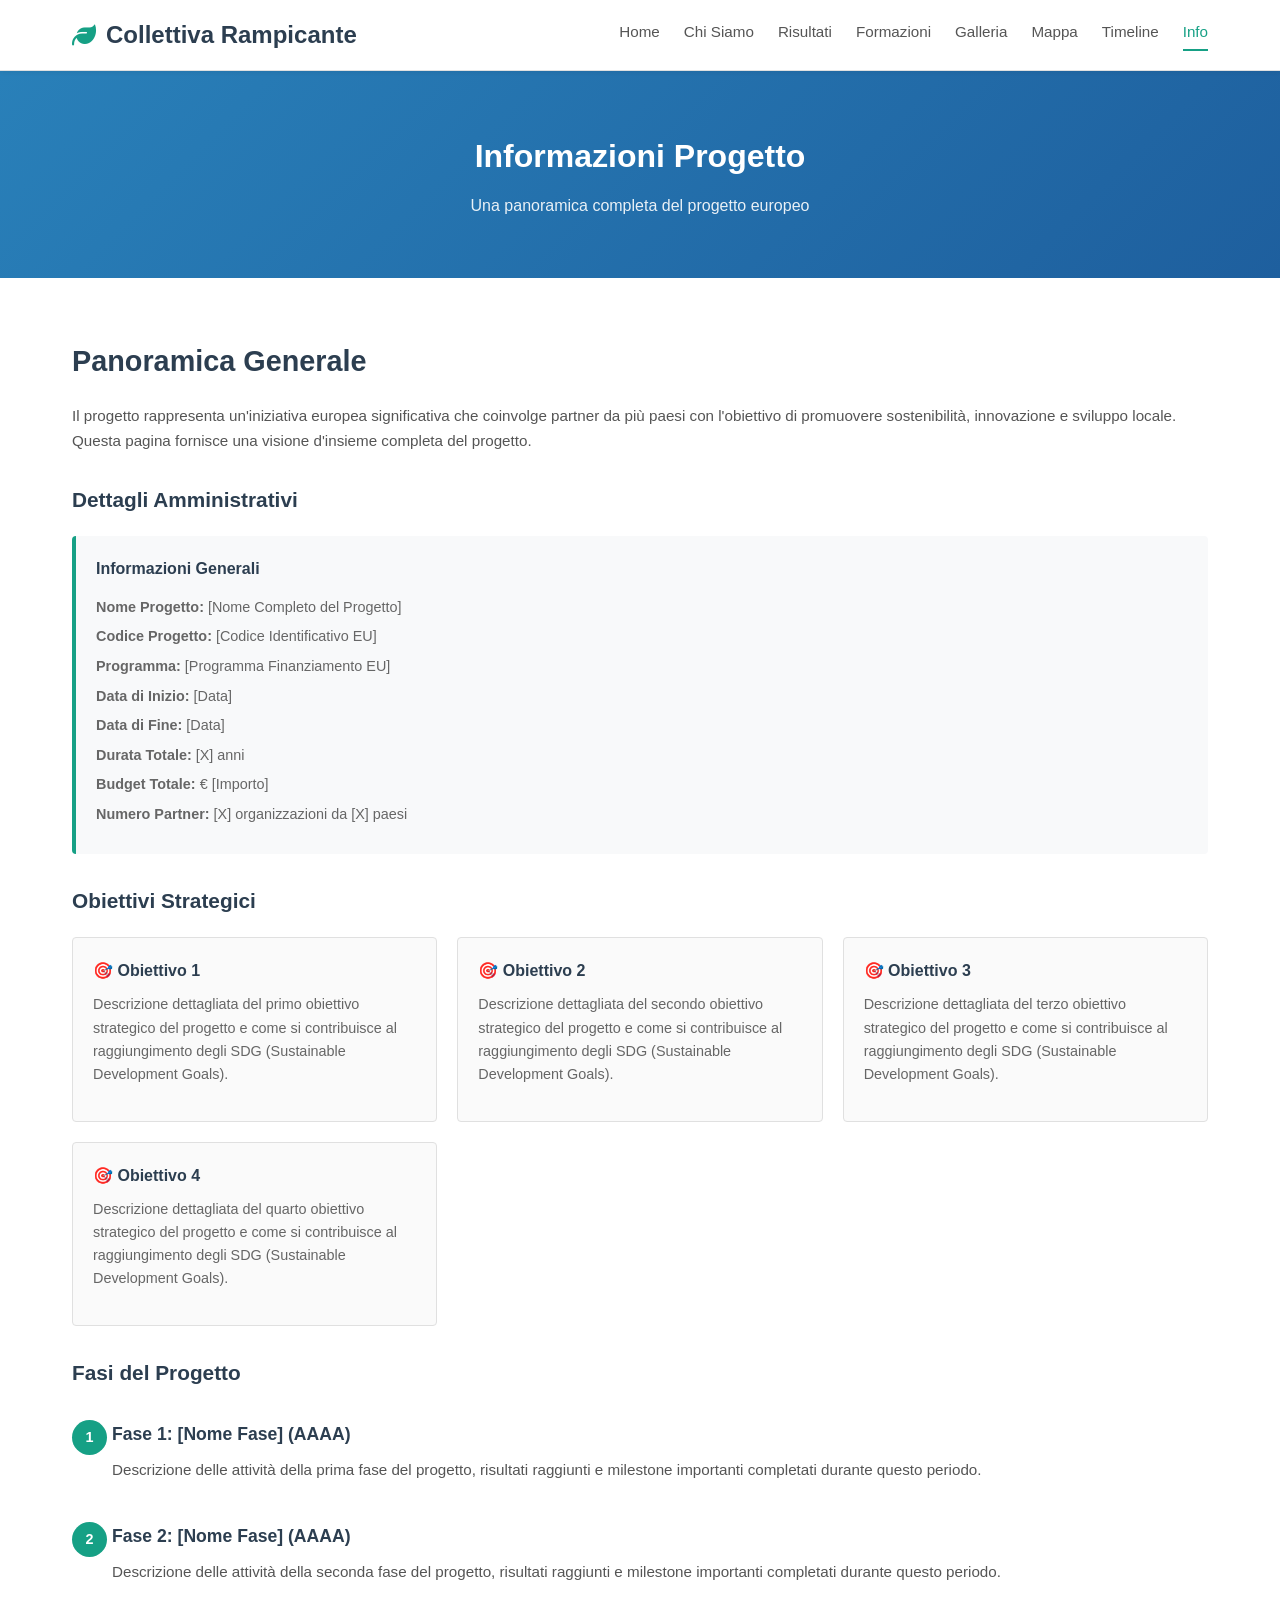
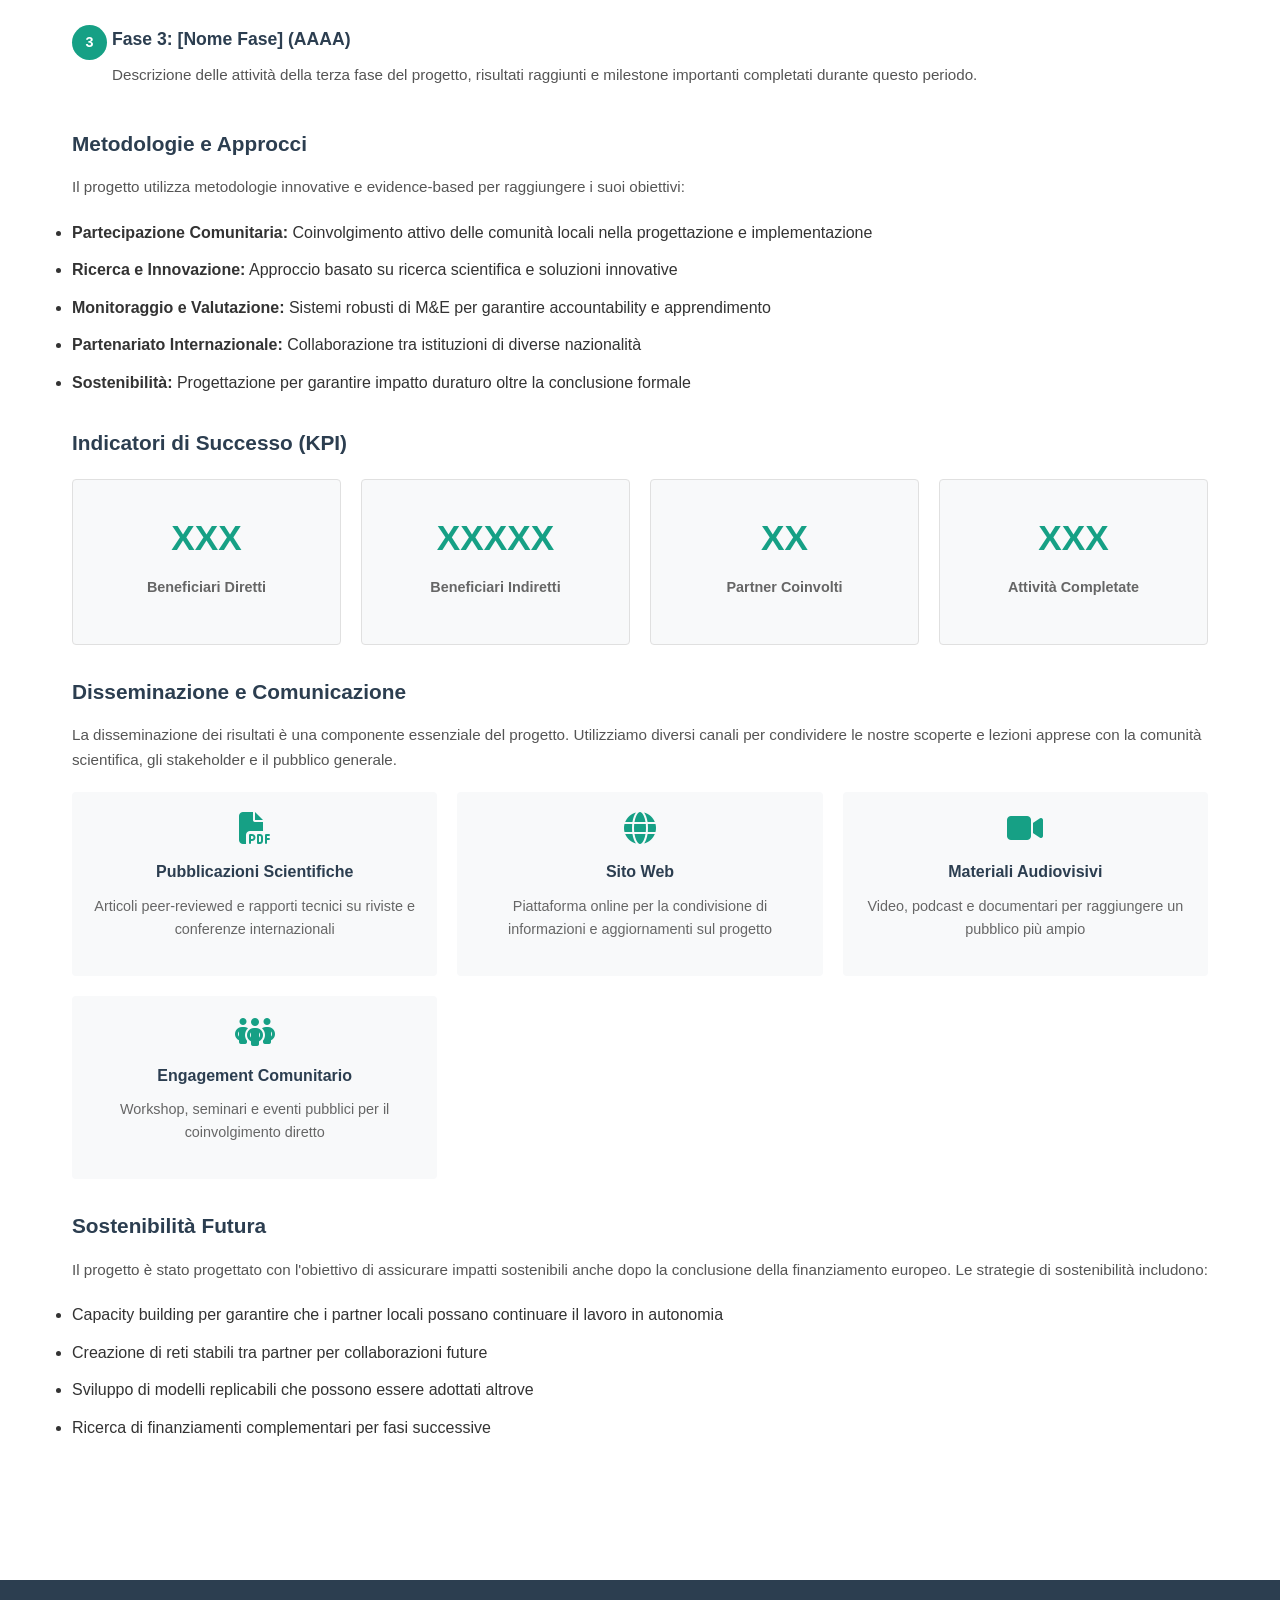
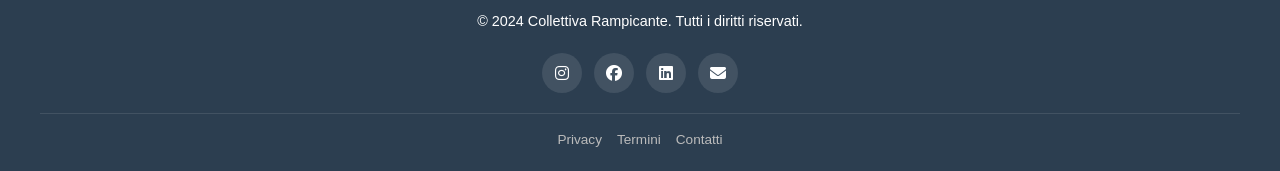
<file: pages/overview.html>
<!DOCTYPE html>
<html lang="it">
<head>
    <meta charset="UTF-8">
    <meta name="viewport" content="width=device-width, initial-scale=1.0">
    <title>Info Progetto - Collettiva Rampicante</title>
    <link href="https://cdnjs.cloudflare.com/ajax/libs/font-awesome/6.4.0/css/all.min.css" rel="stylesheet">
    <link rel="stylesheet" href="../css/style.css">
</head>
<body>
    <!-- Navbar -->
    <nav class="navbar">
        <div class="nav-container">
            <a href="../index.html" class="nav-logo">
                <i class="fas fa-leaf"></i> Collettiva Rampicante
            </a>
            <div class="nav-menu">
                <a href="../index.html" class="nav-link">Home</a>
                <a href="chi-siamo.html" class="nav-link">Chi Siamo</a>
                <a href="risultati.html" class="nav-link">Risultati</a>
                <a href="formazioni.html" class="nav-link">Formazioni</a>
                <a href="galleria.html" class="nav-link">Galleria</a>
                <a href="mappa.html" class="nav-link">Mappa</a>
                <a href="timeline.html" class="nav-link">Timeline</a>
                <a href="overview.html" class="nav-link active">Info</a>
            </div>
            <div class="nav-toggle">
                <span></span>
                <span></span>
                <span></span>
            </div>
        </div>
    </nav>

    <!-- Page Header -->
    <section class="page-header" style="background: linear-gradient(135deg, #2980b9 0%, #1e5f9e 100%);">
        <h1>Informazioni Progetto</h1>
        <p>Una panoramica completa del progetto europeo</p>
    </section>

    <main class="container">
        <section class="content-section">
            <h2>Panoramica Generale</h2>
            <p>Il progetto rappresenta un'iniziativa europea significativa che coinvolge partner da più paesi con l'obiettivo di promuovere sostenibilità, innovazione e sviluppo locale. Questa pagina fornisce una visione d'insieme completa del progetto.</p>

            <h3>Dettagli Amministrativi</h3>
            <div class="info-box">
                <h4>Informazioni Generali</h4>
                <ul class="info-list">
                    <li><strong>Nome Progetto:</strong> [Nome Completo del Progetto]</li>
                    <li><strong>Codice Progetto:</strong> [Codice Identificativo EU]</li>
                    <li><strong>Programma:</strong> [Programma Finanziamento EU]</li>
                    <li><strong>Data di Inizio:</strong> [Data]</li>
                    <li><strong>Data di Fine:</strong> [Data]</li>
                    <li><strong>Durata Totale:</strong> [X] anni</li>
                    <li><strong>Budget Totale:</strong> € [Importo]</li>
                    <li><strong>Numero Partner:</strong> [X] organizzazioni da [X] paesi</li>
                </ul>
            </div>

            <h3>Obiettivi Strategici</h3>
            <div class="partners-grid">
                <div class="partner-card">
                    <h4>🎯 Obiettivo 1</h4>
                    <p>Descrizione dettagliata del primo obiettivo strategico del progetto e come si contribuisce al raggiungimento degli SDG (Sustainable Development Goals).</p>
                </div>
                <div class="partner-card">
                    <h4>🎯 Obiettivo 2</h4>
                    <p>Descrizione dettagliata del secondo obiettivo strategico del progetto e come si contribuisce al raggiungimento degli SDG (Sustainable Development Goals).</p>
                </div>
                <div class="partner-card">
                    <h4>🎯 Obiettivo 3</h4>
                    <p>Descrizione dettagliata del terzo obiettivo strategico del progetto e come si contribuisce al raggiungimento degli SDG (Sustainable Development Goals).</p>
                </div>
                <div class="partner-card">
                    <h4>🎯 Obiettivo 4</h4>
                    <p>Descrizione dettagliata del quarto obiettivo strategico del progetto e come si contribuisce al raggiungimento degli SDG (Sustainable Development Goals).</p>
                </div>
            </div>

            <h3>Fasi del Progetto</h3>
            <div class="results-timeline">
                <div class="timeline-item">
                    <div class="timeline-marker">1</div>
                    <h3>Fase 1: [Nome Fase] (AAAA)</h3>
                    <p>Descrizione delle attività della prima fase del progetto, risultati raggiunti e milestone importanti completati durante questo periodo.</p>
                </div>

                <div class="timeline-item">
                    <div class="timeline-marker">2</div>
                    <h3>Fase 2: [Nome Fase] (AAAA)</h3>
                    <p>Descrizione delle attività della seconda fase del progetto, risultati raggiunti e milestone importanti completati durante questo periodo.</p>
                </div>

                <div class="timeline-item">
                    <div class="timeline-marker">3</div>
                    <h3>Fase 3: [Nome Fase] (AAAA)</h3>
                    <p>Descrizione delle attività della terza fase del progetto, risultati raggiunti e milestone importanti completati durante questo periodo.</p>
                </div>
            </div>

            <h3>Metodologie e Approcci</h3>
            <p>Il progetto utilizza metodologie innovative e evidence-based per raggiungere i suoi obiettivi:</p>
            <ul style="margin: 20px 0;">
                <li style="margin-bottom: 12px;"><strong>Partecipazione Comunitaria:</strong> Coinvolgimento attivo delle comunità locali nella progettazione e implementazione</li>
                <li style="margin-bottom: 12px;"><strong>Ricerca e Innovazione:</strong> Approccio basato su ricerca scientifica e soluzioni innovative</li>
                <li style="margin-bottom: 12px;"><strong>Monitoraggio e Valutazione:</strong> Sistemi robusti di M&E per garantire accountability e apprendimento</li>
                <li style="margin-bottom: 12px;"><strong>Partenariato Internazionale:</strong> Collaborazione tra istituzioni di diverse nazionalità</li>
                <li style="margin-bottom: 12px;"><strong>Sostenibilità:</strong> Progettazione per garantire impatto duraturo oltre la conclusione formale</li>
            </ul>

            <h3>Indicatori di Successo (KPI)</h3>
            <div class="stats-grid">
                <div class="stat-card">
                    <div class="stat-number">XXX</div>
                    <p>Beneficiari Diretti</p>
                </div>
                <div class="stat-card">
                    <div class="stat-number">XXXXX</div>
                    <p>Beneficiari Indiretti</p>
                </div>
                <div class="stat-card">
                    <div class="stat-number">XX</div>
                    <p>Partner Coinvolti</p>
                </div>
                <div class="stat-card">
                    <div class="stat-number">XXX</div>
                    <p>Attività Completate</p>
                </div>
            </div>

            <h3>Disseminazione e Comunicazione</h3>
            <p>La disseminazione dei risultati è una componente essenziale del progetto. Utilizziamo diversi canali per condividere le nostre scoperte e lezioni apprese con la comunità scientifica, gli stakeholder e il pubblico generale.</p>
            <div class="deliverables-grid">
                <div class="deliverable-item">
                    <i class="fas fa-file-pdf"></i>
                    <h4>Pubblicazioni Scientifiche</h4>
                    <p>Articoli peer-reviewed e rapporti tecnici su riviste e conferenze internazionali</p>
                </div>
                <div class="deliverable-item">
                    <i class="fas fa-globe"></i>
                    <h4>Sito Web</h4>
                    <p>Piattaforma online per la condivisione di informazioni e aggiornamenti sul progetto</p>
                </div>
                <div class="deliverable-item">
                    <i class="fas fa-video"></i>
                    <h4>Materiali Audiovisivi</h4>
                    <p>Video, podcast e documentari per raggiungere un pubblico più ampio</p>
                </div>
                <div class="deliverable-item">
                    <i class="fas fa-people-group"></i>
                    <h4>Engagement Comunitario</h4>
                    <p>Workshop, seminari e eventi pubblici per il coinvolgimento diretto</p>
                </div>
            </div>

            <h3>Sostenibilità Futura</h3>
            <p>Il progetto è stato progettato con l'obiettivo di assicurare impatti sostenibili anche dopo la conclusione della finanziamento europeo. Le strategie di sostenibilità includono:</p>
            <ul style="margin: 20px 0;">
                <li style="margin-bottom: 12px;">Capacity building per garantire che i partner locali possano continuare il lavoro in autonomia</li>
                <li style="margin-bottom: 12px;">Creazione di reti stabili tra partner per collaborazioni future</li>
                <li style="margin-bottom: 12px;">Sviluppo di modelli replicabili che possono essere adottati altrove</li>
                <li style="margin-bottom: 12px;">Ricerca di finanziamenti complementari per fasi successive</li>
            </ul>
        </section>
    </main>

    <!-- Footer -->
    <footer class="footer">
        <div class="footer-container">
            <div class="footer-content">
                <div class="footer-text">
                    <p>&copy; 2024 Collettiva Rampicante. Tutti i diritti riservati.</p>
                </div>
                <div class="social-links">
                    <a href="https://instagram.com/collettivarampicante" target="_blank" title="Instagram">
                        <i class="fab fa-instagram"></i>
                    </a>
                    <a href="https://facebook.com/tuo-progetto" target="_blank" title="Facebook">
                        <i class="fab fa-facebook"></i>
                    </a>
                    <a href="https://linkedin.com" target="_blank" title="LinkedIn">
                        <i class="fab fa-linkedin"></i>
                    </a>
                    <a href="mailto:collettivarampicante@gmail.com" title="Email">
                        <i class="fas fa-envelope"></i>
                    </a>
                </div>
            </div>
            <div class="footer-links">
                <a href="#">Privacy</a>
                <a href="#">Termini</a>
                <a href="#">Contatti</a>
            </div>
        </div>
    </footer>

    <!-- Scroll to Top Button -->
    <button class="scroll-top-btn" id="scrollTopBtn">
        <i class="fas fa-arrow-up"></i>
    </button>

    <script src="../js/script.js"></script>
</body>
</html>
</file>
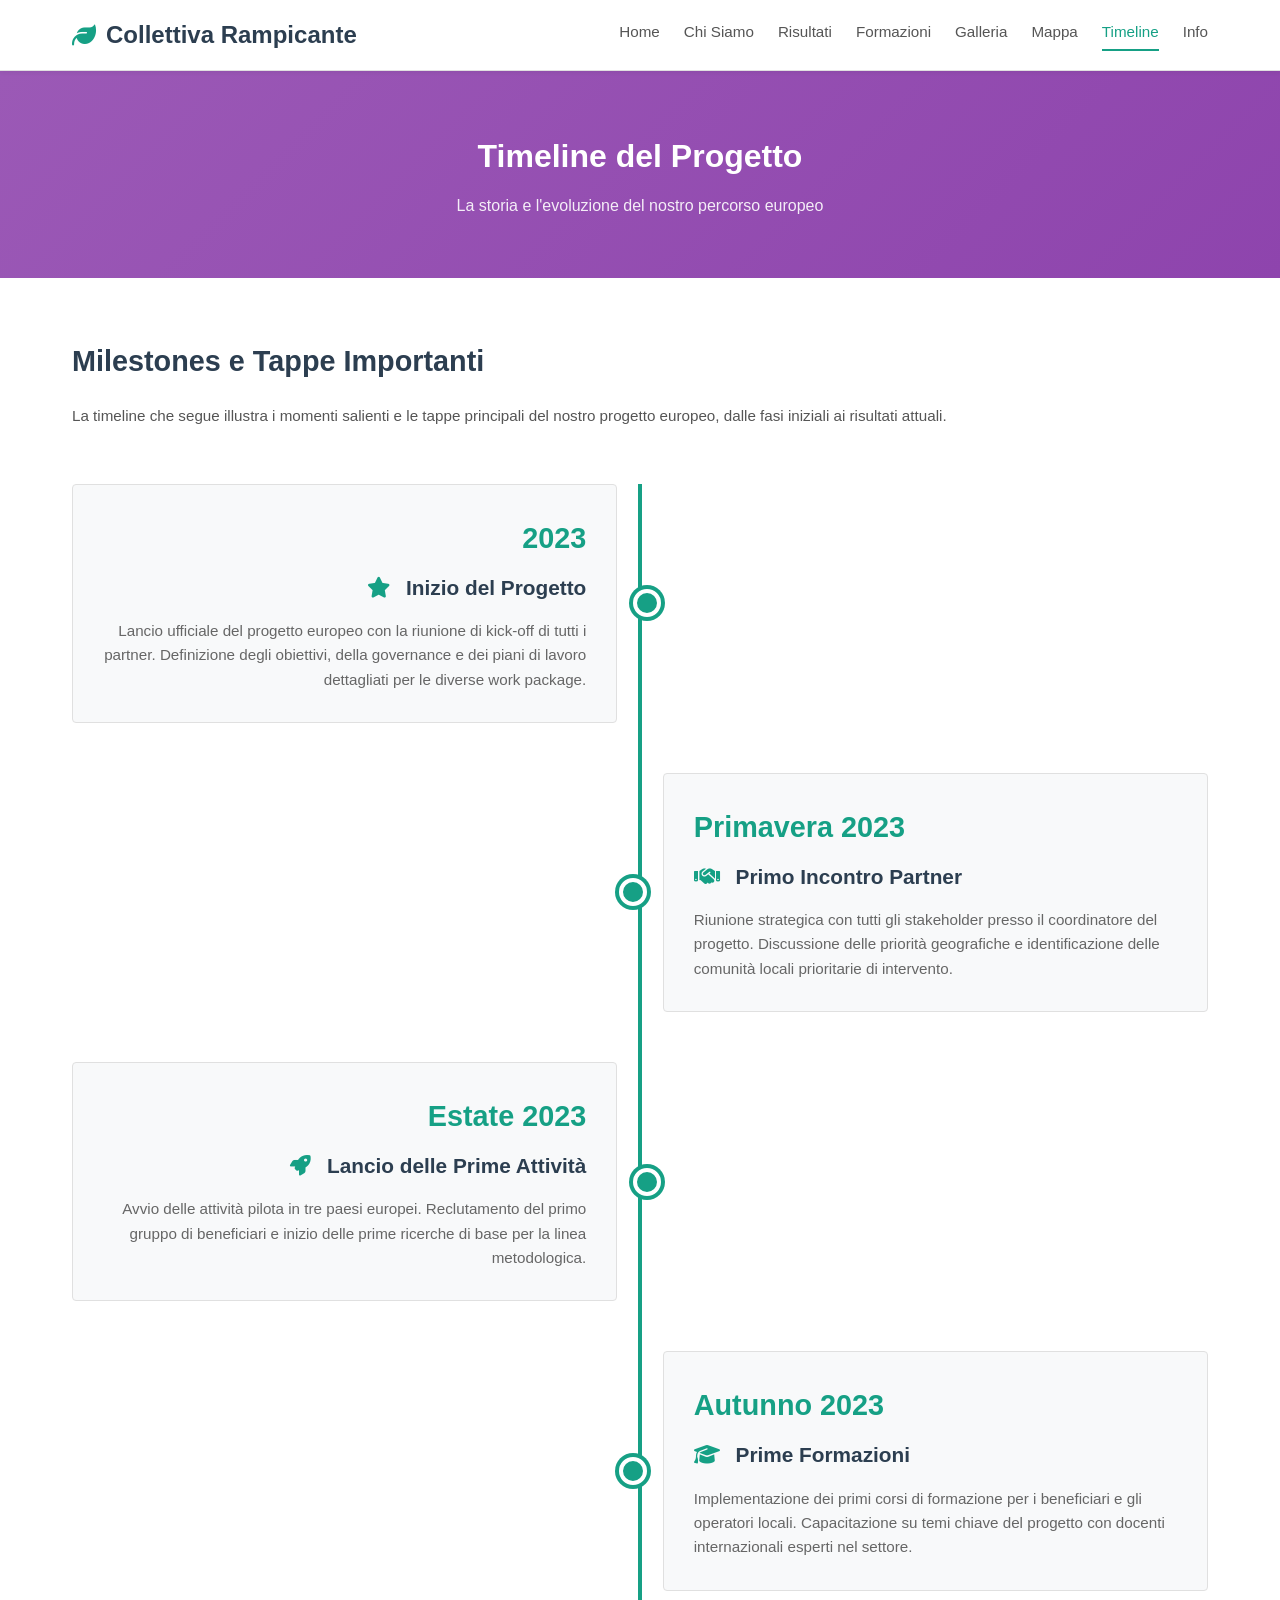
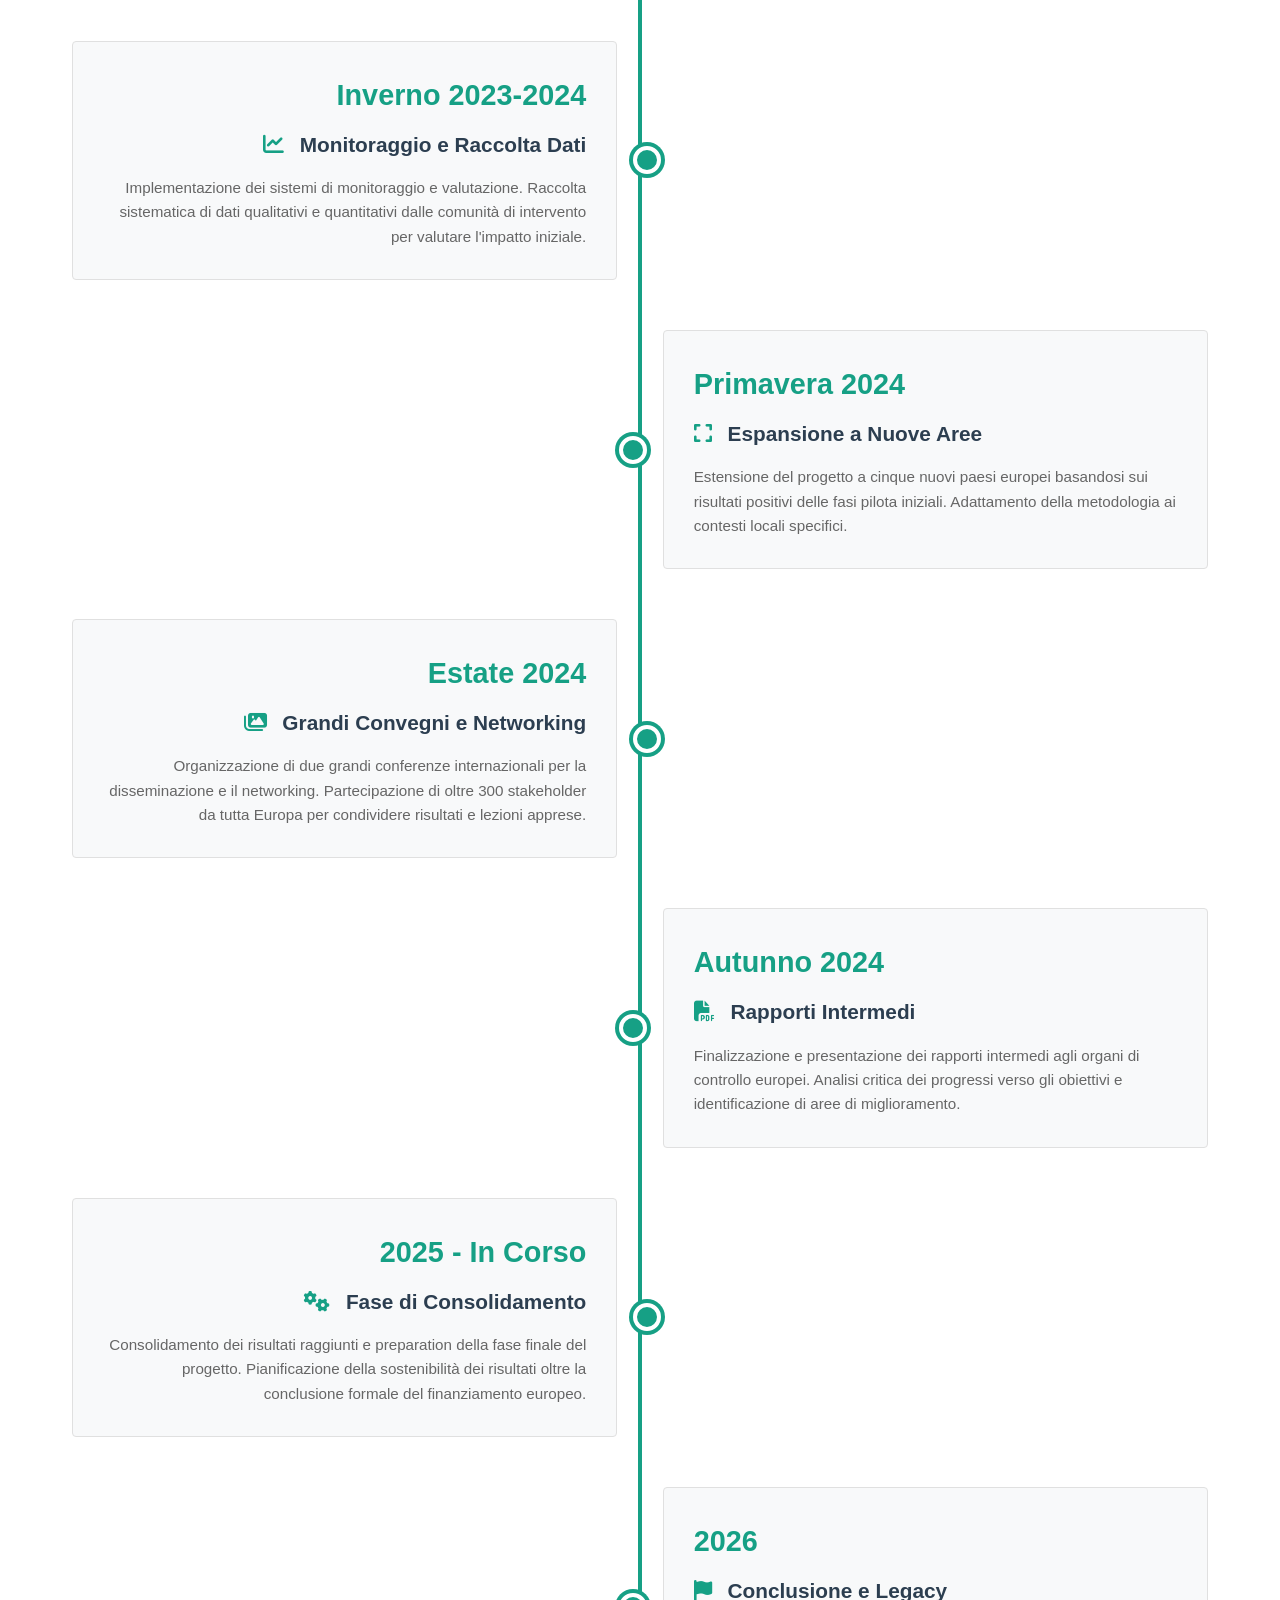
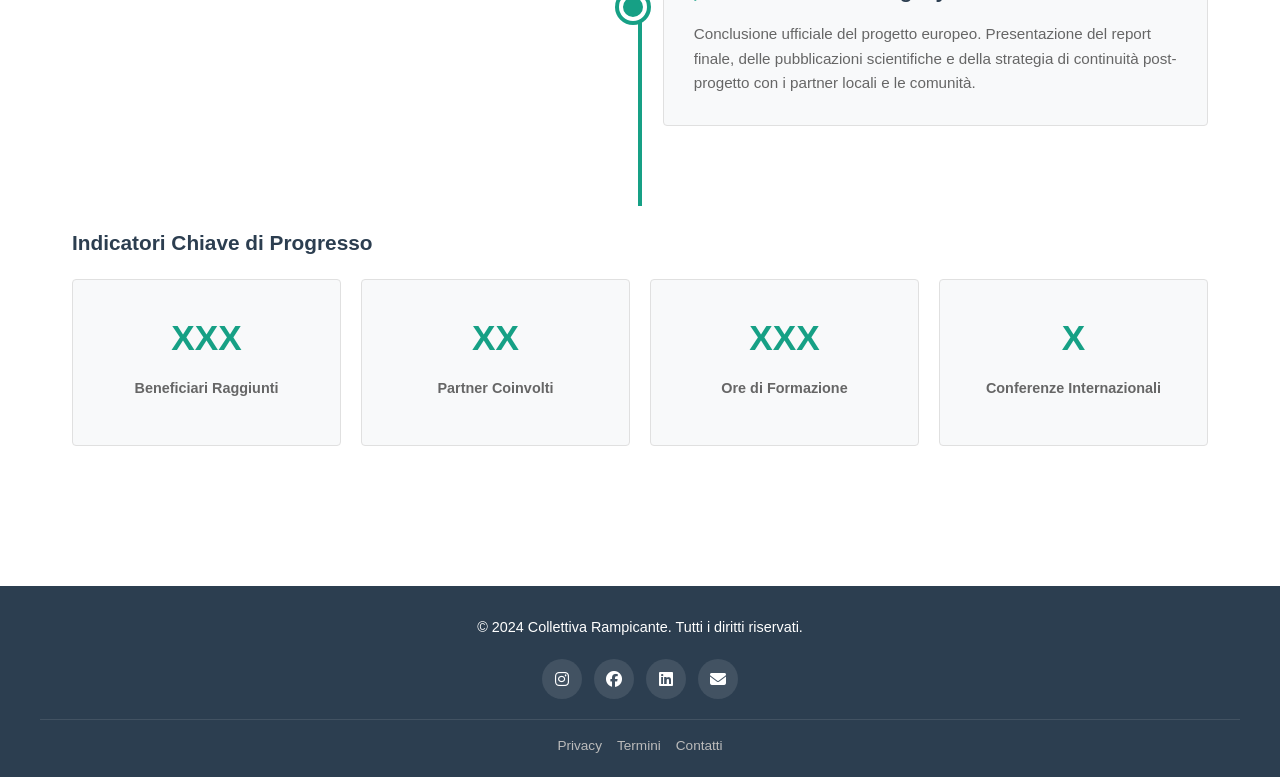
<file: pages/timeline.html>
<!DOCTYPE html>
<html lang="it">
<head>
    <meta charset="UTF-8">
    <meta name="viewport" content="width=device-width, initial-scale=1.0">
    <title>Timeline - Collettiva Rampicante</title>
    <link href="https://cdnjs.cloudflare.com/ajax/libs/font-awesome/6.4.0/css/all.min.css" rel="stylesheet">
    <link rel="stylesheet" href="../css/style.css">
    <style>
        .timeline-vertical {
            position: relative;
            padding: 40px 0;
        }

        .timeline-vertical::before {
            content: '';
            position: absolute;
            left: 50%;
            transform: translateX(-50%);
            width: 4px;
            height: 100%;
            background-color: #16a085;
        }

        .timeline-items {
            display: flex;
            flex-direction: column;
            gap: 50px;
        }

        .timeline-item-box {
            position: relative;
            width: 48%;
            padding: 30px;
            background-color: #f8f9fa;
            border-radius: 4px;
            border: 1px solid #e0e0e0;
        }

        .timeline-item-box:nth-child(odd) {
            margin-left: 0;
            margin-right: auto;
            text-align: right;
        }

        .timeline-item-box:nth-child(even) {
            margin-left: auto;
            margin-right: 0;
            text-align: left;
        }

        .timeline-item-box::before {
            content: '';
            position: absolute;
            width: 20px;
            height: 20px;
            background-color: #16a085;
            border: 4px solid #fff;
            border-radius: 50%;
            top: 50%;
            transform: translateY(-50%);
        }

        .timeline-item-box:nth-child(odd)::before {
            right: -45px;
            box-shadow: 0 0 0 4px #16a085;
        }

        .timeline-item-box:nth-child(even)::before {
            left: -45px;
            box-shadow: 0 0 0 4px #16a085;
        }

        .timeline-year {
            font-size: 1.8rem;
            font-weight: 700;
            color: #16a085;
            margin-bottom: 10px;
        }

        .timeline-title {
            font-size: 1.3rem;
            color: #2c3e50;
            font-weight: 600;
            margin-bottom: 15px;
        }

        .timeline-description {
            color: #666;
            font-size: 0.95rem;
            line-height: 1.6;
        }

        .timeline-icon {
            display: inline-block;
            margin-right: 10px;
            color: #16a085;
            font-size: 1.3rem;
        }

        @media (max-width: 768px) {
            .timeline-vertical::before {
                left: 20px;
            }

            .timeline-item-box {
                width: 100%;
                margin-left: 60px !important;
                margin-right: 0 !important;
                text-align: left !important;
            }

            .timeline-item-box::before {
                left: -38px !important;
                right: auto !important;
            }
        }
    </style>
</head>
<body>
    <!-- Navbar -->
    <nav class="navbar">
        <div class="nav-container">
            <a href="../index.html" class="nav-logo">
                <i class="fas fa-leaf"></i> Collettiva Rampicante
            </a>
            <div class="nav-menu">
                <a href="../index.html" class="nav-link">Home</a>
                <a href="chi-siamo.html" class="nav-link">Chi Siamo</a>
                <a href="risultati.html" class="nav-link">Risultati</a>
                <a href="formazioni.html" class="nav-link">Formazioni</a>
                <a href="galleria.html" class="nav-link">Galleria</a>
                <a href="mappa.html" class="nav-link">Mappa</a>
                <a href="timeline.html" class="nav-link active">Timeline</a>
                <a href="overview.html" class="nav-link">Info</a>
            </div>
            <div class="nav-toggle">
                <span></span>
                <span></span>
                <span></span>
            </div>
        </div>
    </nav>

    <!-- Page Header -->
    <section class="page-header" style="background: linear-gradient(135deg, #9b59b6 0%, #8e44ad 100%);">
        <h1>Timeline del Progetto</h1>
        <p>La storia e l'evoluzione del nostro percorso europeo</p>
    </section>

    <main class="container">
        <section class="content-section">
            <h2>Milestones e Tappe Importanti</h2>
            <p>La timeline che segue illustra i momenti salienti e le tappe principali del nostro progetto europeo, dalle fasi iniziali ai risultati attuali.</p>

            <div class="timeline-vertical">
                <div class="timeline-items">
                    <div class="timeline-item-box">
                        <div class="timeline-year">2023</div>
                        <div class="timeline-title">
                            <i class="fas fa-star timeline-icon"></i>
                            Inizio del Progetto
                        </div>
                        <div class="timeline-description">
                            Lancio ufficiale del progetto europeo con la riunione di kick-off di tutti i partner. Definizione degli obiettivi, della governance e dei piani di lavoro dettagliati per le diverse work package.
                        </div>
                    </div>

                    <div class="timeline-item-box">
                        <div class="timeline-year">Primavera 2023</div>
                        <div class="timeline-title">
                            <i class="fas fa-handshake timeline-icon"></i>
                            Primo Incontro Partner
                        </div>
                        <div class="timeline-description">
                            Riunione strategica con tutti gli stakeholder presso il coordinatore del progetto. Discussione delle priorità geografiche e identificazione delle comunità locali prioritarie di intervento.
                        </div>
                    </div>

                    <div class="timeline-item-box">
                        <div class="timeline-year">Estate 2023</div>
                        <div class="timeline-title">
                            <i class="fas fa-rocket timeline-icon"></i>
                            Lancio delle Prime Attività
                        </div>
                        <div class="timeline-description">
                            Avvio delle attività pilota in tre paesi europei. Reclutamento del primo gruppo di beneficiari e inizio delle prime ricerche di base per la linea metodologica.
                        </div>
                    </div>

                    <div class="timeline-item-box">
                        <div class="timeline-year">Autunno 2023</div>
                        <div class="timeline-title">
                            <i class="fas fa-graduation-cap timeline-icon"></i>
                            Prime Formazioni
                        </div>
                        <div class="timeline-description">
                            Implementazione dei primi corsi di formazione per i beneficiari e gli operatori locali. Capacitazione su temi chiave del progetto con docenti internazionali esperti nel settore.
                        </div>
                    </div>

                    <div class="timeline-item-box">
                        <div class="timeline-year">Inverno 2023-2024</div>
                        <div class="timeline-title">
                            <i class="fas fa-chart-line timeline-icon"></i>
                            Monitoraggio e Raccolta Dati
                        </div>
                        <div class="timeline-description">
                            Implementazione dei sistemi di monitoraggio e valutazione. Raccolta sistematica di dati qualitativi e quantitativi dalle comunità di intervento per valutare l'impatto iniziale.
                        </div>
                    </div>

                    <div class="timeline-item-box">
                        <div class="timeline-year">Primavera 2024</div>
                        <div class="timeline-title">
                            <i class="fas fa-expand timeline-icon"></i>
                            Espansione a Nuove Aree
                        </div>
                        <div class="timeline-description">
                            Estensione del progetto a cinque nuovi paesi europei basandosi sui risultati positivi delle fasi pilota iniziali. Adattamento della metodologia ai contesti locali specifici.
                        </div>
                    </div>

                    <div class="timeline-item-box">
                        <div class="timeline-year">Estate 2024</div>
                        <div class="timeline-title">
                            <i class="fas fa-images timeline-icon"></i>
                            Grandi Convegni e Networking
                        </div>
                        <div class="timeline-description">
                            Organizzazione di due grandi conferenze internazionali per la disseminazione e il networking. Partecipazione di oltre 300 stakeholder da tutta Europa per condividere risultati e lezioni apprese.
                        </div>
                    </div>

                    <div class="timeline-item-box">
                        <div class="timeline-year">Autunno 2024</div>
                        <div class="timeline-title">
                            <i class="fas fa-file-pdf timeline-icon"></i>
                            Rapporti Intermedi
                        </div>
                        <div class="timeline-description">
                            Finalizzazione e presentazione dei rapporti intermedi agli organi di controllo europei. Analisi critica dei progressi verso gli obiettivi e identificazione di aree di miglioramento.
                        </div>
                    </div>

                    <div class="timeline-item-box">
                        <div class="timeline-year">2025 - In Corso</div>
                        <div class="timeline-title">
                            <i class="fas fa-cogs timeline-icon"></i>
                            Fase di Consolidamento
                        </div>
                        <div class="timeline-description">
                            Consolidamento dei risultati raggiunti e preparation della fase finale del progetto. Pianificazione della sostenibilità dei risultati oltre la conclusione formale del finanziamento europeo.
                        </div>
                    </div>

                    <div class="timeline-item-box">
                        <div class="timeline-year">2026</div>
                        <div class="timeline-title">
                            <i class="fas fa-flag timeline-icon"></i>
                            Conclusione e Legacy
                        </div>
                        <div class="timeline-description">
                            Conclusione ufficiale del progetto europeo. Presentazione del report finale, delle pubblicazioni scientifiche e della strategia di continuità post-progetto con i partner locali e le comunità.
                        </div>
                    </div>
                </div>
            </div>

            <h3 style="margin-top: 60px;">Indicatori Chiave di Progresso</h3>
            <div class="stats-grid">
                <div class="stat-card">
                    <div class="stat-number">XXX</div>
                    <p>Beneficiari Raggiunti</p>
                </div>
                <div class="stat-card">
                    <div class="stat-number">XX</div>
                    <p>Partner Coinvolti</p>
                </div>
                <div class="stat-card">
                    <div class="stat-number">XXX</div>
                    <p>Ore di Formazione</p>
                </div>
                <div class="stat-card">
                    <div class="stat-number">X</div>
                    <p>Conferenze Internazionali</p>
                </div>
            </div>
        </section>
    </main>

    <!-- Footer -->
    <footer class="footer">
        <div class="footer-container">
            <div class="footer-content">
                <div class="footer-text">
                    <p>&copy; 2024 Collettiva Rampicante. Tutti i diritti riservati.</p>
                </div>
                <div class="social-links">
                    <a href="https://instagram.com/collettivarampicante" target="_blank" title="Instagram">
                        <i class="fab fa-instagram"></i>
                    </a>
                    <a href="https://facebook.com/tuo-progetto" target="_blank" title="Facebook">
                        <i class="fab fa-facebook"></i>
                    </a>
                    <a href="https://linkedin.com" target="_blank" title="LinkedIn">
                        <i class="fab fa-linkedin"></i>
                    </a>
                    <a href="mailto:collettivarampicante@gmail.com" title="Email">
                        <i class="fas fa-envelope"></i>
                    </a>
                </div>
            </div>
            <div class="footer-links">
                <a href="#">Privacy</a>
                <a href="#">Termini</a>
                <a href="#">Contatti</a>
            </div>
        </div>
    </footer>

    <!-- Scroll to Top Button -->
    <button class="scroll-top-btn" id="scrollTopBtn">
        <i class="fas fa-arrow-up"></i>
    </button>

    <script src="../js/script.js"></script>
</body>
</html>
</file>
<file: css/style.css>
/* ===== Reset e Base ===== */
* {
    margin: 0;
    padding: 0;
    box-sizing: border-box;
}

html {
    scroll-behavior: smooth;
}

body {
    font-family: 'Segoe UI', Tahoma, Geneva, Verdana, sans-serif;
    background-color: #ffffff;
    color: #333;
    line-height: 1.6;
}

/* ===== Navbar ===== */
.navbar {
    background-color: #ffffff;
    border-bottom: 1px solid #e0e0e0;
    position: sticky;
    top: 0;
    z-index: 1000;
    box-shadow: 0 2px 4px rgba(0,0,0,0.05);
}

.nav-container {
    max-width: 1200px;
    margin: 0 auto;
    padding: 1rem 1.5rem;
    display: flex;
    justify-content: space-between;
    align-items: center;
}

.nav-logo {
    font-size: 1.2rem;
    font-weight: 700;
    color: #2c3e50;
    text-decoration: none;
    display: flex;
    align-items: center;
    gap: 8px;
}

.nav-logo i {
    color: #16a085;
}

.nav-menu {
    display: flex;
    gap: 1.5rem;
    list-style: none;
}

.nav-link {
    color: #555;
    text-decoration: none;
    font-size: 0.9rem;
    font-weight: 500;
    transition: color 0.3s ease;
    border-bottom: 2px solid transparent;
    padding-bottom: 5px;
    white-space: nowrap;
}

.nav-link:hover,
.nav-link.active {
    color: #16a085;
    border-bottom-color: #16a085;
}

.nav-toggle {
    display: none;
    flex-direction: column;
    cursor: pointer;
    gap: 6px;
}

.nav-toggle span {
    width: 25px;
    height: 3px;
    background-color: #333;
    transition: 0.3s;
}

/* ===== Hero Section ===== */
.hero {
    background: linear-gradient(135deg, #f5f7fa 0%, #c3cfe2 100%);
    padding: 80px 1.5rem 60px;
    text-align: center;
    min-height: auto;
    display: flex;
    align-items: center;
    justify-content: center;
    width: 100%;
}

.hero-content {
    max-width: 800px;
    margin: 0 auto;
    width: 100%;
}

.hero h1 {
    font-size: 2rem;
    color: #2c3e50;
    margin-bottom: 15px;
    font-weight: 700;
    line-height: 1.3;
}

.hero-subtitle {
    font-size: 1.1rem;
    color: #555;
    margin-bottom: 30px;
    line-height: 1.5;
}

.hero-buttons {
    display: flex;
    gap: 15px;
    justify-content: center;
    flex-direction: column;
    max-width: 300px;
    margin: 0 auto;
}

.btn {
    display: inline-block;
    padding: 12px 25px;
    text-decoration: none;
    border-radius: 4px;
    font-weight: 600;
    transition: background-color 0.3s ease, transform 0.3s ease;
    text-align: center;
    width: 100%;
    border: none;
    cursor: pointer;
}

.btn-primary {
    background-color: #16a085;
    color: #fff;
}

.btn-primary:hover {
    background-color: #117a65;
    transform: translateY(-2px);
}

.btn-secondary {
    background-color: #95a5a6;
    color: #fff;
}

.btn-secondary:hover {
    background-color: #7f8c8d;
    transform: translateY(-2px);
}

/* ===== Page Header ===== */
.page-header {
    padding: 50px 1.5rem;
    color: #fff;
    text-align: center;
}

.page-header h1 {
    font-size: 1.8rem;
    margin-bottom: 10px;
    font-weight: 700;
}

.page-header p {
    font-size: 1rem;
    opacity: 0.9;
}

/* ===== Container ===== */
.container {
    max-width: 1200px;
    margin: 0 auto;
    padding: 40px 1.5rem;
}

/* ===== Highlights Grid ===== */
.highlights {
    margin-bottom: 40px;
}

.highlights h2 {
    font-size: 1.8rem;
    color: #2c3e50;
    margin-bottom: 30px;
    text-align: center;
    font-weight: 700;
}

.highlights-grid {
    display: grid;
    grid-template-columns: 1fr;
    gap: 20px;
}

.highlight-card {
    padding: 25px;
    background-color: #f8f9fa;
    border-radius: 4px;
    text-align: center;
    transition: transform 0.3s ease, box-shadow 0.3s ease;
}

.highlight-card:hover {
    transform: translateY(-5px);
    box-shadow: 0 8px 16px rgba(0,0,0,0.1);
}

.highlight-icon {
    font-size: 2rem;
    color: #16a085;
    margin-bottom: 15px;
}

.highlight-card h3 {
    font-size: 1.1rem;
    color: #2c3e50;
    margin-bottom: 10px;
    font-weight: 600;
}

.highlight-card p {
    color: #666;
    font-size: 0.9rem;
}

/* ===== Content Section ===== */
.content-section {
    margin-bottom: 40px;
}

.content-section h2 {
    font-size: 1.6rem;
    color: #2c3e50;
    margin-bottom: 20px;
    font-weight: 700;
}

.content-section h3 {
    font-size: 1.3rem;
    color: #2c3e50;
    margin-top: 30px;
    margin-bottom: 15px;
    font-weight: 600;
}

.content-section p {
    color: #555;
    margin-bottom: 15px;
    font-size: 0.95rem;
}

/* ===== About Preview ===== */
.about-preview {
    background-color: #f8f9fa;
    padding: 30px 1.5rem;
    border-radius: 4px;
    display: flex;
    flex-direction: column;
    gap: 20px;
}

.about-preview-image {
    width: 100%;
    max-width: 300px;
    margin: 0 auto;
}

.about-preview-image img {
    width: 100%;
    height: auto;
    border-radius: 4px;
}

.about-content {
    max-width: 100%;
    width: 100%;
}

.about-image {
    max-width: 100%;
    height: auto;
    margin: 20px 0;
    border-radius: 4px;
}

/* ===== Partners Grid ===== */
.partners-grid {
    display: grid;
    grid-template-columns: 1fr;
    gap: 15px;
    margin: 20px 0;
}

.partner-card {
    padding: 20px;
    border: 1px solid #e0e0e0;
    border-radius: 4px;
    background-color: #fafafa;
    transition: all 0.3s ease;
}

.partner-card:hover {
    border-color: #16a085;
    box-shadow: 0 4px 12px rgba(22, 160, 133, 0.1);
}

.partner-card h4 {
    color: #2c3e50;
    margin-bottom: 10px;
    font-weight: 600;
}

.partner-card p {
    color: #666;
    font-size: 0.9rem;
}

/* ===== Team Member - Responsive Layout ===== */
.team-member {
    display: flex;
    flex-direction: column;
    gap: 20px;
    margin-bottom: 40px;
    padding-bottom: 40px;
    border-bottom: 1px solid #e0e0e0;
}

.team-member:last-child {
    border-bottom: none;
}

.team-member.reverse {
    flex-direction: column;
}

.team-image {
    width: 100%;
    max-width: 300px;
    height: auto;
    border-radius: 4px;
    box-shadow: 0 4px 8px rgba(0,0,0,0.1);
    margin: 0 auto;
}

.team-info h3 {
    font-size: 1.3rem;
    color: #2c3e50;
    margin-bottom: 10px;
    font-weight: 600;
}

.team-info .position {
    color: #16a085;
    font-weight: 600;
    margin-bottom: 15px;
    font-size: 0.9rem;
}

.team-info p {
    color: #666;
    margin-bottom: 12px;
    line-height: 1.6;
}

/* ===== Timeline ===== */
.results-timeline {
    margin: 30px 0;
}

.timeline-item {
    margin-bottom: 40px;
    padding-left: 40px;
    position: relative;
}

.timeline-marker {
    position: absolute;
    left: 0;
    top: 0;
    width: 35px;
    height: 35px;
    background-color: #16a085;
    color: white;
    border-radius: 50%;
    display: flex;
    align-items: center;
    justify-content: center;
    font-weight: bold;
    font-size: 0.9rem;
}

.timeline-item h3 {
    color: #2c3e50;
    margin-bottom: 10px;
    font-weight: 600;
    font-size: 1.1rem;
}

.timeline-image {
    max-width: 100%;
    height: auto;
    margin-top: 15px;
    border-radius: 4px;
}

/* ===== Courses Grid ===== */
.courses-grid {
    display: grid;
    grid-template-columns: 1fr;
    gap: 20px;
    margin: 20px 0;
}

.course-card {
    border: 1px solid #e0e0e0;
    border-radius: 4px;
    overflow: hidden;
    transition: all 0.3s ease;
    background-color: #fff;
}

.course-card:hover {
    box-shadow: 0 8px 16px rgba(0,0,0,0.1);
}

.course-header {
    height: 80px;
    display: flex;
    align-items: center;
    justify-content: center;
    color: white;
    font-size: 1.5rem;
}

.course-body {
    padding: 20px;
}

.course-body h3 {
    color: #2c3e50;
    font-size: 1.1rem;
    margin-bottom: 12px;
    font-weight: 600;
}

.course-meta {
    display: flex;
    flex-direction: column;
    gap: 10px;
    margin-bottom: 15px;
    font-size: 0.85rem;
    color: #666;
}

.course-meta span {
    display: flex;
    align-items: center;
    gap: 8px;
}

.course-dates {
    color: #16a085;
    font-weight: 600;
    font-size: 0.85rem;
}

/* ===== Resources List ===== */
.resources-list {
    margin: 20px 0;
}

.resource-item {
    display: flex;
    flex-direction: column;
    gap: 15px;
    padding: 20px;
    border: 1px solid #e0e0e0;
    border-radius: 4px;
    margin-bottom: 15px;
    transition: all 0.3s ease;
    text-align: center;
}

.resource-item:hover {
    border-color: #16a085;
    background-color: #f8f9fa;
}

.resource-item i {
    font-size: 1.8rem;
    color: #16a085;
}

.resource-info h4 {
    color: #2c3e50;
    margin-bottom: 5px;
    font-weight: 600;
}

.resource-info p {
    color: #666;
    margin-bottom: 10px;
    font-size: 0.9rem;
}

.download-link {
    color: #16a085;
    text-decoration: none;
    font-weight: 600;
    transition: color 0.3s ease;
}

.download-link:hover {
    color: #117a65;
}

/* ===== Galleria Foto ===== */
.gallery-grid {
    display: grid;
    grid-template-columns: repeat(auto-fill, minmax(150px, 1fr));
    gap: 15px;
    margin: 20px 0;
}

.gallery-item {
    position: relative;
    overflow: hidden;
    border-radius: 4px;
    aspect-ratio: 1;
    cursor: pointer;
}

.gallery-item img {
    width: 100%;
    height: 100%;
    object-fit: cover;
    transition: transform 0.3s ease;
}

.gallery-item:hover img {
    transform: scale(1.05);
}

.gallery-overlay {
    position: absolute;
    top: 0;
    left: 0;
    right: 0;
    bottom: 0;
    background-color: rgba(22, 160, 133, 0.8);
    display: flex;
    align-items: center;
    justify-content: center;
    color: white;
    font-weight: 600;
    opacity: 0;
    transition: opacity 0.3s ease;
    font-size: 0.9rem;
    text-align: center;
    padding: 10px;
}

.gallery-item:hover .gallery-overlay {
    opacity: 1;
}

/* ===== Stats Grid ===== */
.stats-grid {
    display: grid;
    grid-template-columns: 1fr;
    gap: 15px;
    margin: 20px 0;
}

.stat-card {
    padding: 25px;
    background-color: #f8f9fa;
    border-radius: 4px;
    text-align: center;
    border: 1px solid #e0e0e0;
}

.stat-number {
    font-size: 2rem;
    color: #16a085;
    font-weight: 700;
    margin-bottom: 10px;
}

.stat-card p {
    color: #666;
    font-weight: 600;
    font-size: 0.9rem;
}

/* ===== Deliverables Grid ===== */
.deliverables-grid {
    display: grid;
    grid-template-columns: 1fr;
    gap: 15px;
    margin: 20px 0;
}

.deliverable-item {
    padding: 20px;
    background-color: #f8f9fa;
    border-radius: 4px;
    text-align: center;
    transition: all 0.3s ease;
}

.deliverable-item:hover {
    background-color: #e8f5f1;
}

.deliverable-item i {
    font-size: 2rem;
    color: #16a085;
    margin-bottom: 15px;
}

.deliverable-item h4 {
    color: #2c3e50;
    margin-bottom: 10px;
    font-weight: 600;
}

.deliverable-item p {
    color: #666;
    font-size: 0.9rem;
}

/* ===== Info Box ===== */
.info-box {
    padding: 20px;
    background-color: #f8f9fa;
    border-radius: 4px;
    border-left: 4px solid #16a085;
    margin: 20px 0;
}

.info-box h4 {
    color: #2c3e50;
    margin-bottom: 15px;
    font-weight: 600;
}

.info-list {
    list-style: none;
}

.info-list li {
    color: #666;
    margin-bottom: 8px;
    font-size: 0.9rem;
    line-height: 1.5;
}

.link-button {
    display: inline-block;
    color: #16a085;
    text-decoration: none;
    font-weight: 600;
    transition: color 0.3s ease;
    margin-top: 15px;
}

.link-button:hover {
    color: #117a65;
}

.full-image {
    max-width: 100%;
    height: auto;
    margin: 20px 0;
    border-radius: 4px;
}

/* ===== Contact Section ===== */
.contact-section {
    background-color: #f8f9fa;
    padding: 40px 1.5rem;
    margin: 40px 0;
    border-radius: 4px;
}

.contact-section h2 {
    text-align: center;
    margin-bottom: 30px;
}

.contact-grid {
    display: grid;
    grid-template-columns: 1fr;
    gap: 15px;
}

.contact-card {
    background-color: #fff;
    padding: 25px;
    border-radius: 4px;
    text-align: center;
    border: 1px solid #e0e0e0;
    transition: all 0.3s ease;
}

.contact-card:hover {
    border-color: #16a085;
    box-shadow: 0 4px 12px rgba(22, 160, 133, 0.1);
}

.contact-card i {
    font-size: 2rem;
    color: #16a085;
    margin-bottom: 15px;
    display: block;
}

.contact-card p {
    color: #666;
    font-size: 0.95rem;
    margin-bottom: 0;
}

.contact-card a {
    color: #16a085;
    text-decoration: none;
    font-weight: 600;
    transition: color 0.3s ease;
}

.contact-card a:hover {
    color: #117a65;
}

/* ===== Instagram CTA ===== */
.instagram-cta {
    background: linear-gradient(135deg, #e74c3c 0%, #e67e22 100%);
    padding: 30px 1.5rem;
    text-align: center;
    margin: 40px 0;
    border-radius: 4px;
}

.instagram-cta h3 {
    color: #fff;
    margin-bottom: 15px;
    font-size: 1.3rem;
}

.instagram-cta p {
    color: #fff;
    margin-bottom: 20px;
    font-size: 0.95rem;
}

.instagram-button {
    display: inline-block;
    padding: 12px 30px;
    background-color: #fff;
    color: #e74c3c;
    text-decoration: none;
    border-radius: 4px;
    font-weight: 600;
    transition: all 0.3s ease;
    font-size: 0.95rem;
    width: 100%;
    max-width: 250px;
}

.instagram-button:hover {
    transform: translateY(-2px);
    box-shadow: 0 4px 12px rgba(0,0,0,0.2);
}

.instagram-button i {
    margin-right: 8px;
}

/* ===== Scroll to Top Button ===== */
.scroll-top-btn {
    position: fixed;
    bottom: 20px;
    right: 20px;
    width: 45px;
    height: 45px;
    background-color: #16a085;
    color: #fff;
    border: none;
    border-radius: 50%;
    font-size: 1.2rem;
    cursor: pointer;
    display: none;
    align-items: center;
    justify-content: center;
    z-index: 999;
    transition: all 0.3s ease;
    box-shadow: 0 4px 8px rgba(0,0,0,0.2);
}

.scroll-top-btn:hover {
    background-color: #117a65;
    transform: translateY(-5px);
    box-shadow: 0 6px 12px rgba(0,0,0,0.3);
}

.scroll-top-btn.show {
    display: flex;
}

/* ===== Footer ===== */
.footer {
    background-color: #2c3e50;
    color: #fff;
    padding: 30px 1.5rem 20px;
    margin-top: 40px;
}

.footer-container {
    max-width: 1200px;
    margin: 0 auto;
}

.footer-content {
    display: flex;
    flex-direction: column;
    align-items: center;
    text-align: center;
    margin-bottom: 20px;
    gap: 20px;
}

.footer-text {
    flex: 1;
}

.footer-text p {
    margin: 0;
    font-size: 0.9rem;
}

.social-links {
    display: flex;
    gap: 12px;
    justify-content: center;
    flex-wrap: wrap;
}

.social-links a {
    display: flex;
    align-items: center;
    justify-content: center;
    width: 40px;
    height: 40px;
    background-color: rgba(255,255,255,0.1);
    color: #fff;
    border-radius: 50%;
    text-decoration: none;
    transition: all 0.3s ease;
    font-size: 1rem;
}

.social-links a:hover {
    background-color: #16a085;
    transform: translateY(-3px);
}

.footer-links {
    display: flex;
    gap: 15px;
    justify-content: center;
    padding-top: 15px;
    border-top: 1px solid rgba(255,255,255,0.1);
    flex-wrap: wrap;
}

.footer-links a {
    color: #bbb;
    text-decoration: none;
    transition: color 0.3s ease;
    font-size: 0.85rem;
}

.footer-links a:hover {
    color: #16a085;
}

/* ===== Responsive Media Queries ===== */

/* Tablet (768px and up) */
@media (min-width: 768px) {
    .nav-container {
        padding: 1rem 2rem;
    }

    .nav-logo {
        font-size: 1.5rem;
        gap: 10px;
    }

    .nav-link {
        font-size: 0.95rem;
    }

    .hero {
        padding: 100px 2rem 80px;
    }

    .hero h1 {
        font-size: 2.5rem;
    }

    .hero-subtitle {
        font-size: 1.2rem;
    }

    .page-header {
        padding: 60px 2rem;
    }

    .page-header h1 {
        font-size: 2rem;
    }

    .container {
        padding: 60px 2rem;
    }

    .highlights h2 {
        font-size: 2rem;
    }

    .highlights-grid {
        grid-template-columns: repeat(2, 1fr);
        gap: 25px;
    }

    .highlight-card {
        padding: 30px;
    }

    .highlight-icon {
        font-size: 2.2rem;
    }

    .content-section h2 {
        font-size: 1.8rem;
    }

    .about-preview {
        display: grid;
        grid-template-columns: 250px 1fr;
        gap: 30px;
        align-items: start;
        padding: 40px;
    }

    .about-preview-image {
        margin: 0;
    }

    .partners-grid {
        grid-template-columns: repeat(2, 1fr);
        gap: 20px;
    }

    .team-member {
        display: grid;
        grid-template-columns: 1fr 1fr;
        gap: 40px;
        align-items: center;
    }

    .team-member.reverse {
        direction: rtl;
    }

    .team-member.reverse > * {
        direction: ltr;
    }

    .team-image {
        max-width: 350px;
    }

    .courses-grid {
        grid-template-columns: repeat(2, 1fr);
        gap: 20px;
    }

    .gallery-grid {
        grid-template-columns: repeat(auto-fill, minmax(200px, 1fr));
        gap: 20px;
    }

    .stats-grid {
        grid-template-columns: repeat(2, 1fr);
        gap: 20px;
    }

    .stat-card {
        padding: 30px;
    }

    .stat-number {
        font-size: 2.2rem;
    }

    .deliverables-grid {
        grid-template-columns: repeat(2, 1fr);
        gap: 20px;
    }

    .contact-grid {
        grid-template-columns: repeat(2, 1fr);
        gap: 20px;
    }

    .resource-item {
        flex-direction: row;
        text-align: left;
    }

    .resource-item i {
        min-width: 60px;
        flex-shrink: 0;
    }

    .instagram-button {
        width: auto;
    }
}

/* Desktop (1024px and up) */
@media (min-width: 1024px) {
    .hero h1 {
        font-size: 3rem;
    }

    .hero-subtitle {
        font-size: 1.3rem;
    }

    .highlights-grid {
        grid-template-columns: repeat(3, 1fr);
    }

    .partners-grid {
        grid-template-columns: repeat(3, 1fr);
    }

    .courses-grid {
        grid-template-columns: repeat(3, 1fr);
    }

    .stats-grid {
        grid-template-columns: repeat(4, 1fr);
    }

    .deliverables-grid {
        grid-template-columns: repeat(3, 1fr);
    }

    .contact-grid {
        grid-template-columns: repeat(3, 1fr);
    }

    .gallery-grid {
        grid-template-columns: repeat(auto-fill, minmax(220px, 1fr));
    }
}
</file>
